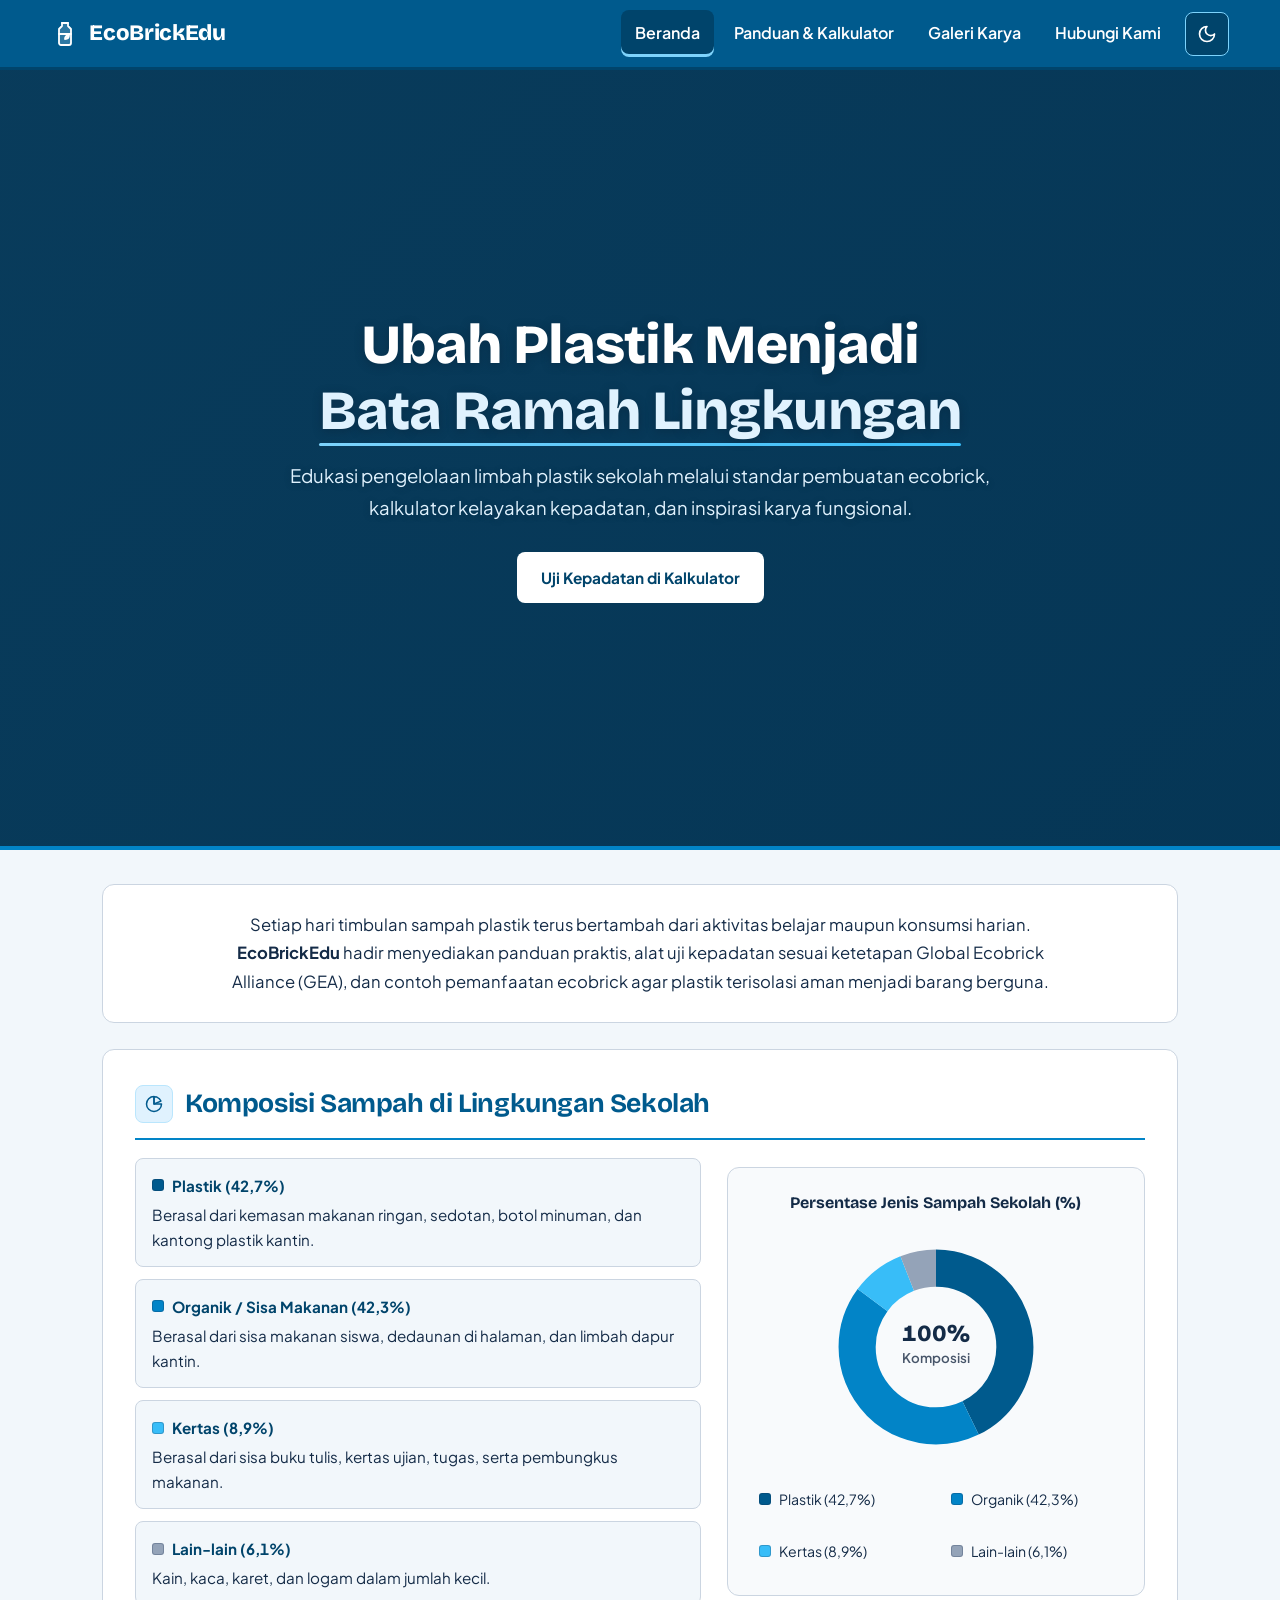
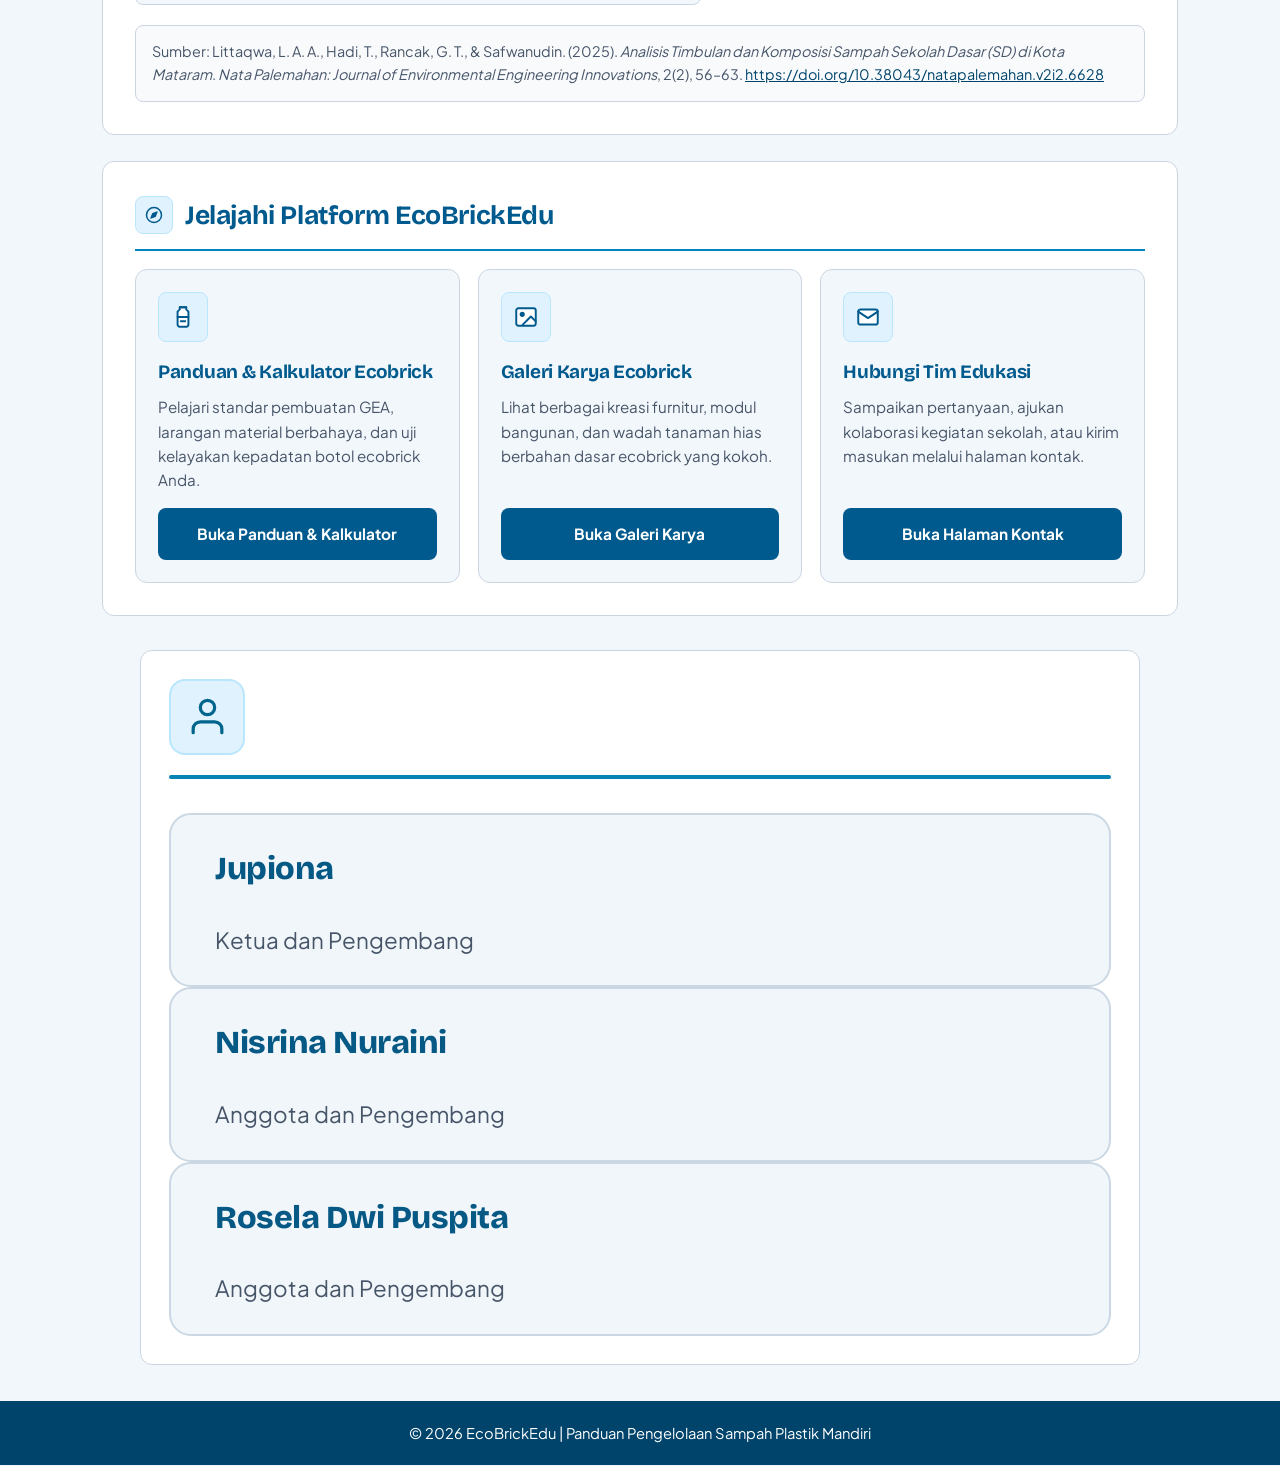
<file: index.html>
<!DOCTYPE html>
<html lang="id">
<head>
    <meta charset="UTF-8">
    <meta name="viewport" content="width=device-width, initial-scale=1.0, viewport-fit=cover">
    <title>EcoBrickEdu - Ubah Plastik Jadi Aksi</title>
    <script>
        (function(){try{var d=document.documentElement;var t=localStorage.getItem('ecobrickedu-theme');if(t!=='dark'&&t!=='light'){t=window.matchMedia&&window.matchMedia('(prefers-color-scheme: dark)').matches?'dark':'light';}d.setAttribute('data-theme',t);if(!window.matchMedia||!window.matchMedia('(prefers-reduced-motion: reduce)').matches){d.classList.add('gsap-prep');}}catch(_){}})();
    </script>
    <link rel="stylesheet" href="assets/css/styles.css">
    <style>
        .intro-text-box {
            background: var(--bg-surface);
            padding: clamp(18px, 3vw, 26px);
            border-radius: var(--radius-lg);
            border: 1px solid var(--border-subtle);
            margin-bottom: clamp(18px, 2.6vw, 26px);
            text-align: center;
        }

        .intro-text-box p {
            max-width: 820px;
            margin: 0 auto;
            font-size: clamp(0.96rem, 1.4vw, 1.04rem);
            color: var(--text-main);
            line-height: 1.7;
        }

        .data-grid {
            display: grid;
            grid-template-columns: 1fr;
            gap: clamp(18px, 3vw, 26px);
            align-items: center;
        }

        .stat-list {
            list-style: none;
            display: grid;
            grid-template-columns: 1fr;
            gap: 12px;
        }

        .stat-item {
            padding: 14px 16px;
            background: var(--bg-page);
            border: 1px solid var(--border-subtle);
            border-radius: var(--radius-md);
            font-size: 0.95rem;
            cursor: pointer;
            touch-action: manipulation;
            transition: border-color 0.2s ease, background-color 0.2s ease, transform 0.2s var(--ease-out);
        }

        .stat-item.is-active,
        .stat-item:hover {
            border-color: var(--text-accent);
            background-color: var(--accent-soft);
            transform: translateX(3px);
        }

        .stat-head {
            display: flex;
            align-items: center;
            gap: 8px;
            margin-bottom: 4px;
            font-weight: 700;
            color: var(--text-accent-strong);
            font-variant-numeric: tabular-nums;
        }

        .swatch {
            width: 12px;
            height: 12px;
            border-radius: 3px;
            flex-shrink: 0;
            border: 1px solid rgba(20, 43, 71, 0.25);
        }

        .chart-panel {
            width: 100%;
            min-width: 0;
            background: var(--bg-subtle);
            border: 1px solid var(--border-subtle);
            border-radius: var(--radius-lg);
            padding: clamp(16px, 3vw, 22px);
            display: flex;
            flex-direction: column;
            align-items: center;
            gap: 14px;
            transition: background-color 0.25s ease, border-color 0.25s ease;
        }

        .chart-caption {
            font-family: var(--font-display);
            font-weight: 700;
            font-size: 1rem;
            color: var(--text-main);
            text-align: center;
        }

        .donut-svg {
            width: clamp(172px, 48vw, 232px);
            height: clamp(172px, 48vw, 232px);
            max-width: 100%;
            display: block;
            overflow: visible;
        }

        .chart-center-val {
            fill: var(--text-main);
        }

        .chart-center-label {
            fill: var(--text-muted);
        }

        .donut-slice {
            cursor: pointer;
            touch-action: manipulation;
            transform-box: view-box;
            transform-origin: 100px 100px;
            transition: stroke-dashoffset 0.75s var(--ease-out), transform 0.22s var(--ease-out), opacity 0.2s ease;
        }

        .donut-slice:focus-visible {
            outline: 3px solid var(--text-accent-strong);
            stroke-width: 36;
        }

        .donut-slice.is-dimmed {
            opacity: 0.45;
        }

        .donut-slice.is-highlighted {
            transform: scale(1.045);
        }

        .chart-legend {
            list-style: none;
            display: grid;
            grid-template-columns: repeat(auto-fit, minmax(min(100%, 145px), 1fr));
            gap: 8px 12px;
            width: 100%;
            font-size: 0.88rem;
            font-variant-numeric: tabular-nums;
        }

        .chart-legend-btn {
            width: 100%;
            min-height: 44px;
            background: transparent;
            border: 1px solid transparent;
            border-radius: var(--radius-sm);
            padding: 6px 8px;
            display: flex;
            align-items: center;
            gap: 8px;
            text-align: left;
            font-family: var(--font-body);
            font-size: 0.88rem;
            color: var(--text-main);
            touch-action: manipulation;
            transition: background-color 0.2s ease, border-color 0.2s ease;
        }

        .chart-legend-btn:hover,
        .chart-legend-btn.is-active {
            background-color: var(--accent-soft);
            border-color: var(--accent-border);
        }

        .page-navigation-grid {
            display: grid;
            grid-template-columns: 1fr;
            gap: 18px;
            margin-top: 18px;
        }

        .nav-card {
            background: var(--bg-page);
            border: 1px solid var(--border-subtle);
            border-radius: var(--radius-lg);
            padding: 22px;
            display: flex;
            flex-direction: column;
            justify-content: space-between;
            gap: 16px;
            transition: border-color 0.22s ease, transform 0.22s var(--ease-out), box-shadow 0.22s ease;
        }

        .nav-card:hover {
            border-color: var(--text-accent);
            transform: translateY(-3px);
            box-shadow: 0 10px 24px rgba(0, 90, 141, 0.14);
        }

        .nav-card-icon {
            width: 50px;
            height: 50px;
            border-radius: var(--radius-md);
            background: var(--accent-soft);
            border: 1px solid var(--accent-border);
            color: var(--text-accent);
            display: flex;
            align-items: center;
            justify-content: center;
            margin-bottom: 14px;
            transition: background-color 0.22s ease, transform 0.22s var(--ease-out);
        }

        .nav-card:hover .nav-card-icon {
            background: var(--bg-surface);
            transform: scale(1.06) rotate(-3deg);
        }

        .nav-card h3 {
            margin-top: 0;
            color: var(--text-accent);
            margin-bottom: 8px;
            font-size: 1.18rem;
        }

        .nav-card p {
            font-size: 0.95rem;
            color: var(--text-muted);
            line-height: 1.6;
        }

        @media (max-width: 479px) {
            .stat-item {
                padding: 12px 14px;
                font-size: 0.92rem;
            }

            .nav-card {
                padding: 18px;
            }
        }

        @media (min-width: 600px) and (max-width: 899px) {
            .stat-list {
                grid-template-columns: repeat(2, minmax(0, 1fr));
            }
        }

        @media (min-width: 640px) {
            .page-navigation-grid {
                grid-template-columns: repeat(2, minmax(0, 1fr));
            }
        }

        @media (min-width: 640px) and (max-width: 899px) {
            .nav-card:last-child:nth-child(odd) {
                grid-column: 1 / -1;
            }
        }

        @media (min-width: 900px) {
            .data-grid {
                grid-template-columns: 1.15fr 0.85fr;
            }

            .stat-list {
                grid-template-columns: 1fr;
            }

            .page-navigation-grid {
                grid-template-columns: repeat(3, minmax(0, 1fr));
            }
        }
/* ==========================================
   ANGGOTA TIM HIJAU
========================================== */

.team-section {
    width: 100%;
    max-width: 1000px;
    margin: 0 auto;
    padding: 28px;
    background: var(--bg-surface);
    border: 1px solid var(--border-subtle);
    border-radius: var(--radius-lg);
}


/* Header */

.team-header {
    display: flex;
    align-items: center;
    gap: 18px;
}


/* Icon */

.team-icon {
    width: 76px;
    height: 76px;

    flex-shrink: 0;

    display: flex;
    align-items: center;
    justify-content: center;

    background: #e0f2fe;
    border: 2px solid #bae6fd;

    border-radius: 16px;

    color: #00658c;
}

.team-icon svg {
    width: 43px;
    height: 43px;
}


/* Judul */

.team-header h2 {
    margin: 0;

    color: #075985;

    font-size: clamp(1.8rem, 4vw, 2.6rem);

    font-weight: 800;
}


/* Garis */

.team-line {
    width: 100%;
    height: 4px;

    margin: 20px 0 34px;

    background: #0783b5;

    border-radius: 10px;
}


/* List anggota */

.team-list {
    display: flex;
    flex-direction: column;

    gap: 0;
}


/* Kartu */

.team-card {
    width: 100%;

    min-height: 170px;

    display: flex;
    align-items: center;

    padding: 28px 44px;

    background: #f1f6fa;

    border: 2px solid #cbd8e3;

    border-radius: 22px;

    transition:
        transform 0.2s ease,
        border-color 0.2s ease,
        box-shadow 0.2s ease;
}


/* Efek hover */

.team-card:hover {
    transform: translateY(-2px);

    border-color: #8ecae6;

    box-shadow:
        0 8px 20px rgba(0, 80, 120, 0.10);
}


/* Informasi anggota */

.team-info h3 {
    margin: 0 0 28px;

    color: #075985;

    font-size: clamp(1.5rem, 3.5vw, 2rem);

    font-weight: 800;
}

.team-info p {
    margin: 0;

    color: #475569;

    font-size: clamp(1.1rem, 2.8vw, 1.4rem);

    line-height: 1.5;
}


/* ==========================================
   MOBILE
========================================== */

@media (max-width: 600px) {

    .team-section {
        margin: 0 16px;

        padding: 22px 18px;

        border-radius: 20px;
    }


    .team-header {
        gap: 14px;
    }


    .team-icon {
        width: 64px;
        height: 64px;

        border-radius: 14px;
    }


    .team-icon svg {
        width: 36px;
        height: 36px;
    }


    .team-header h2 {
        font-size: 1.7rem;
    }


    .team-line {
        height: 3px;

        margin: 16px 0 26px;
    }


    .team-card {
        min-height: 0;

        padding: 28px 28px;

        border-radius: 20px;
    }


    .team-info h3 {
        font-size: 1.55rem;

        margin-bottom: 20px;
    }


    .team-info p {
        font-size: 1.1rem;
    }

}

    </style>
    <script src="assets/vendor/gsap.min.js" defer></script>
    <script src="assets/vendor/ScrollTrigger.min.js" defer></script>
    <script src="assets/js/nav.js" defer></script>
</head>
<body>
    <a href="#main-content" class="skip-link">Lewati ke konten utama</a>

    <header>
        <a href="beranda.html" class="logo">
            <svg class="icon icon-brand" viewBox="0 0 28 28" fill="none" stroke="currentColor" stroke-width="1.8" stroke-linecap="round" stroke-linejoin="round" aria-hidden="true">
                <path d="M11 3h6v3l3 3v14a2 2 0 0 1-2 2h-8a2 2 0 0 1-2-2V9l3-3V3z" fill="rgba(224,242,254,0.2)"></path>
                <path d="M11 3h6"></path>
                <path d="M8 14h12"></path>
                <path d="M14 19c2.5 0 4-1.8 4-4-2.2 0-4 1.5-4 4Z" fill="#e0f2fe"></path>
            </svg>
            <span>EcoBrickEdu</span>
        </a>

        <div class="header-controls">
            <nav id="nav-menu" aria-label="Navigasi utama">
                <ul>
                    <li><a href="beranda.html" aria-current="page">Beranda</a></li>
                    <li><a href="about.html">Panduan &amp; Kalkulator</a></li>
                    <li><a href="galeri.html">Galeri Karya</a></li>
                    <li><a href="contact.html">Hubungi Kami</a></li>
                </ul>
            </nav>

            <button type="button" class="theme-toggle" id="themeToggle" aria-label="Aktifkan mode gelap" aria-pressed="false" title="Ubah mode terang atau gelap">
                <svg class="icon icon-sun" viewBox="0 0 24 24" fill="none" stroke="currentColor" stroke-width="2" stroke-linecap="round" stroke-linejoin="round" aria-hidden="true">
                    <circle cx="12" cy="12" r="4"></circle>
                    <path d="M12 2v2"></path>
                    <path d="M12 20v2"></path>
                    <path d="m4.93 4.93 1.41 1.41"></path>
                    <path d="m17.66 17.66 1.41 1.41"></path>
                    <path d="M2 12h2"></path>
                    <path d="M20 12h2"></path>
                    <path d="m6.34 17.66-1.41 1.41"></path>
                    <path d="m19.07 4.93-1.41 1.41"></path>
                </svg>
                <svg class="icon icon-moon" viewBox="0 0 24 24" fill="none" stroke="currentColor" stroke-width="2" stroke-linecap="round" stroke-linejoin="round" aria-hidden="true">
                    <path d="M12 3a6 6 0 0 0 9 9 9 9 0 1 1-9-9Z"></path>
                </svg>
            </button>

            <button type="button" class="hamburger" id="hamburger" aria-expanded="false" aria-controls="nav-menu" aria-label="Buka menu navigasi">
                <span class="hamburger-bars" aria-hidden="true">
                    <span></span>
                    <span></span>
                    <span></span>
                </span>
            </button>
        </div>
    </header>

    <main id="main-content">
        <section class="hero hero-home" aria-labelledby="hero-title">
            <div class="hero-content">
                <h1 id="hero-title">
                    <span class="hero-line">Ubah Plastik Menjadi</span>
                    <span class="hero-line hero-accent">Bata Ramah Lingkungan</span>
                </h1>
                <p>Edukasi pengelolaan limbah plastik sekolah melalui standar pembuatan ecobrick, kalkulator kelayakan kepadatan, dan inspirasi karya fungsional.</p>
                <div class="hero-actions">
                    <a href="about.html#kalkulator" class="btn btn-hero" data-magnet>Uji Kepadatan di Kalkulator</a>
                </div>
            </div>
        </section>

        <div class="container">
            <section class="intro-text-box" data-animated-content data-distance="30" data-scale="0.98" aria-label="Pengantar EcoBrickEdu">
                <p>
                    Setiap hari timbulan sampah plastik terus bertambah dari aktivitas belajar maupun konsumsi harian.
                    <strong>EcoBrickEdu</strong> hadir menyediakan panduan praktis, alat uji kepadatan sesuai ketetapan Global Ecobrick Alliance (GEA), dan contoh pemanfaatan ecobrick agar plastik terisolasi aman menjadi barang berguna.
                </p>
            </section>

            <section id="isu" class="content-section" data-animated-content data-distance="30" aria-labelledby="heading-isu">
                <h2 id="heading-isu">
                    <span class="section-icon" aria-hidden="true">
                        <svg class="icon" viewBox="0 0 24 24" fill="none" stroke="currentColor" stroke-width="1.8" stroke-linecap="round" stroke-linejoin="round">
                            <path d="M21 12A9 9 0 1 1 12 3v9z" fill="var(--accent-soft)"></path>
                            <path d="M15.5 3.7A9 9 0 0 1 20.3 8.5L12 12V3.2c1.2 0 2.4.2 3.5.5z"></path>
                        </svg>
                    </span>
                    <span>Komposisi Sampah di Lingkungan Sekolah</span>
                </h2>

                <div class="data-grid">
                    <div>
                        <ul class="stat-list" data-animated-stagger>
                            <li class="stat-item" data-animated-item data-slice-index="0" tabindex="0" role="button" aria-pressed="false">
                                <div class="stat-head">
                                    <span class="swatch" style="background-color: var(--slice-0);" aria-hidden="true"></span>
                                    <span>Plastik (<span data-countup="42.7" data-decimals="1" data-comma="true" data-suffix="%">42,7%</span>)</span>
                                </div>
                                Berasal dari kemasan makanan ringan, sedotan, botol minuman, dan kantong plastik kantin.
                            </li>
                            <li class="stat-item" data-animated-item data-slice-index="1" tabindex="0" role="button" aria-pressed="false">
                                <div class="stat-head">
                                    <span class="swatch" style="background-color: var(--slice-1);" aria-hidden="true"></span>
                                    <span>Organik / Sisa Makanan (<span data-countup="42.3" data-decimals="1" data-comma="true" data-suffix="%">42,3%</span>)</span>
                                </div>
                                Berasal dari sisa makanan siswa, dedaunan di halaman, dan limbah dapur kantin.
                            </li>
                            <li class="stat-item" data-animated-item data-slice-index="2" tabindex="0" role="button" aria-pressed="false">
                                <div class="stat-head">
                                    <span class="swatch" style="background-color: var(--slice-2);" aria-hidden="true"></span>
                                    <span>Kertas (<span data-countup="8.9" data-decimals="1" data-comma="true" data-suffix="%">8,9%</span>)</span>
                                </div>
                                Berasal dari sisa buku tulis, kertas ujian, tugas, serta pembungkus makanan.
                            </li>
                            <li class="stat-item" data-animated-item data-slice-index="3" tabindex="0" role="button" aria-pressed="false">
                                <div class="stat-head">
                                    <span class="swatch" style="background-color: var(--slice-3);" aria-hidden="true"></span>
                                    <span>Lain-lain (<span data-countup="6.1" data-decimals="1" data-comma="true" data-suffix="%">6,1%</span>)</span>
                                </div>
                                Kain, kaca, karet, dan logam dalam jumlah kecil.
                            </li>
                        </ul>
                    </div>

                    <div class="chart-panel" data-animated-content data-direction="horizontal" data-distance="28" data-scale="0.96" data-delay="0.1">
                        <p class="chart-caption" id="chartHeading">Persentase Jenis Sampah Sekolah (%)</p>
                        <svg id="sampahChart" class="donut-svg" viewBox="0 0 200 200" role="img" aria-labelledby="chartHeading chartDesc">
                            <desc id="chartDesc">Grafik donat komposisi sampah sekolah: Plastik 42,7%, Organik 42,3%, Kertas 8,9%, Lain-lain 6,1%.</desc>
                        </svg>
                        <ul class="chart-legend" id="chartLegend" aria-label="Legenda grafik sampah"></ul>
                    </div>
                </div>

                <footer class="citation" data-animated-content data-distance="20" data-delay="0.08">
                  <p>
                    Sumber: Littaqwa, L. A. A., Hadi, T., Rancak, G. T., &amp; Safwanudin. (2025). 
                    <cite>Analisis Timbulan dan Komposisi Sampah Sekolah Dasar (SD) di Kota Mataram</cite>. 
                    <em>Nata Palemahan: Journal of Environmental Engineering Innovations</em>, 2(2), 56–63. 
                    <a href="https://doi.org/10.38043/natapalemahan.v2i2.6628" target="_blank" rel="noopener noreferrer">
                      https://doi.org/10.38043/natapalemahan.v2i2.6628
                    </a>
                  </p>
                </footer>
                    
            </section>

            <section class="content-section" data-animated-content data-distance="30" aria-labelledby="heading-jelajah">
                <h2 id="heading-jelajah">
                    <span class="section-icon" aria-hidden="true">
                        <svg class="icon" viewBox="0 0 24 24" fill="none" stroke="currentColor" stroke-width="1.8" stroke-linecap="round" stroke-linejoin="round">
                            <circle cx="12" cy="12" r="9" fill="var(--accent-soft)"></circle>
                            <polygon points="15.5 8.5 13.5 13.5 8.5 15.5 10.5 10.5 15.5 8.5" fill="currentColor"></polygon>
                        </svg>
                    </span>
                    <span>Jelajahi Platform EcoBrickEdu</span>
                </h2>

                <div class="page-navigation-grid" data-animated-stagger>
                    <article class="nav-card" data-animated-item data-spotlight>
                        <div>
                            <div class="nav-card-icon" aria-hidden="true">
                                <svg class="icon icon-lg" viewBox="0 0 24 24" fill="none" stroke="currentColor" stroke-width="1.8" stroke-linecap="round" stroke-linejoin="round">
                                    <path d="M9 3h6v2l2 2v12a2 2 0 0 1-2 2H9a2 2 0 0 1-2-2V7l2-2V3z" fill="var(--bg-surface)"></path>
                                    <path d="M9 3h6"></path>
                                    <path d="M7 12h10"></path>
                                    <path d="M10 16h4"></path>
                                </svg>
                            </div>
                            <h3>Panduan &amp; Kalkulator Ecobrick</h3>
                            <p>Pelajari standar pembuatan GEA, larangan material berbahaya, dan uji kelayakan kepadatan botol ecobrick Anda.</p>
                        </div>
                        <a href="about.html" class="btn btn-primary" data-magnet>Buka Panduan &amp; Kalkulator</a>
                    </article>

                    <article class="nav-card" data-animated-item data-spotlight>
                        <div>
                            <div class="nav-card-icon" aria-hidden="true">
                                <svg class="icon icon-lg" viewBox="0 0 24 24" fill="none" stroke="currentColor" stroke-width="1.8" stroke-linecap="round" stroke-linejoin="round">
                                    <rect x="3" y="4" width="18" height="16" rx="2" fill="var(--bg-surface)"></rect>
                                    <circle cx="8.5" cy="9.5" r="1.5" fill="currentColor"></circle>
                                    <path d="M21 16l-4.5-4.5L9 19"></path>
                                </svg>
                            </div>
                            <h3>Galeri Karya Ecobrick</h3>
                            <p>Lihat berbagai kreasi furnitur, modul bangunan, dan wadah tanaman hias berbahan dasar ecobrick yang kokoh.</p>
                        </div>
                        <a href="galeri.html" class="btn btn-primary" data-magnet>Buka Galeri Karya</a>
                    </article>

                    <article class="nav-card" data-animated-item data-spotlight>
                        <div>
                            <div class="nav-card-icon" aria-hidden="true">
                                <svg class="icon icon-lg" viewBox="0 0 24 24" fill="none" stroke="currentColor" stroke-width="1.8" stroke-linecap="round" stroke-linejoin="round">
                                    <rect x="3" y="5" width="18" height="14" rx="2" fill="var(--bg-surface)"></rect>
                                    <path d="M3 7l9 6 9-6"></path>
                                </svg>
                            </div>
                            <h3>Hubungi Tim Edukasi</h3>
                            <p>Sampaikan pertanyaan, ajukan kolaborasi kegiatan sekolah, atau kirim masukan melalui halaman kontak.</p>
                        </div>
                        <a href="contact.html" class="btn btn-primary" data-magnet>Buka Halaman Kontak</a>
                    </article>
                </div>
            </section>
        </div>
    </main>

<section class="team-section" aria-labelledby="team-title">

    <div class="team-header">

        <div class="team-icon" aria-hidden="true">
            <svg viewBox="0 0 24 24" fill="none"
                stroke="currentColor"
                stroke-width="1.8"
                stroke-linecap="round"
                stroke-linejoin="round">

                <path d="M20 21v-2a4 4 0 0 0-4-4H8a4 4 0 0 0-4 4v2"></path>
                <circle cx="12" cy="7" r="4"></circle>

            </svg>
        </div>

        <h2 style="color: white;">Anggota Tim Hijau</h2>

    </div>

    <div class="team-line"></div>


    <div class="team-list">

        <!-- Anggota 1 -->
        <div class="team-card">

            <div class="team-info">
                <h3>Jupiona</h3>
                <p>Ketua dan Pengembang</p>
            </div>

        </div>


        <!-- Anggota 2 -->
        <div class="team-card">

            <div class="team-info">
                <h3>Nisrina Nuraini</h3>
                <p>Anggota dan Pengembang</p>
            </div>

        </div>


        <!-- Anggota 3 -->
        <div class="team-card">

            <div class="team-info">
                <h3>Rosela Dwi Puspita</h3>
                <p>Anggota dan Pengembang</p>
            </div>

        </div>

    </div>

</section>

    <footer data-animated-content data-distance="16">
        <p>&copy; 2026 EcoBrickEdu | Panduan Pengelolaan Sampah Plastik Mandiri</p>
    </footer>

    <script>
        (function renderWasteChart() {
            const svg = document.getElementById('sampahChart');
            const legend = document.getElementById('chartLegend');
            if (!svg || !legend) {
                return;
            }

            const segments = [
                { label: 'Plastik', value: 42.7, color: 'var(--slice-0)' },
                { label: 'Organik', value: 42.3, color: 'var(--slice-1)' },
                { label: 'Kertas', value: 8.9, color: 'var(--slice-2)' },
                { label: 'Lain-lain', value: 6.1, color: 'var(--slice-3)' }
            ];

            const ns = 'http://www.w3.org/2000/svg';
            const radius = 68;
            const circumference = 2 * Math.PI * radius;
            const prefersReducedMotion = window.matchMedia && window.matchMedia('(prefers-reduced-motion: reduce)').matches;
            let accumulatedPct = 0;

            /** @type {SVGCircleElement[]} */
            const sliceEls = [];
            /** @type {Array<{ circle: SVGCircleElement, finalOffset: number }>} */
            const pendingSliceAnim = [];
            /** @type {HTMLButtonElement[]} */
            const legendBtns = [];
            const statItems = document.querySelectorAll('.stat-item[data-slice-index]');

            // Rotate via a parent group so CSS scale hover on slices does not collide with SVG transform origin.
            const ringGroup = document.createElementNS(ns, 'g');
            ringGroup.setAttribute('transform', 'rotate(-90 100 100)');
            svg.appendChild(ringGroup);

            const centerText = document.createElementNS(ns, 'text');
            centerText.setAttribute('x', '100');
            centerText.setAttribute('y', '95');
            centerText.setAttribute('text-anchor', 'middle');
            centerText.setAttribute('class', 'chart-center-val');
            centerText.setAttribute('font-family', 'Bricolage Grotesque, Segoe UI, sans-serif');
            centerText.setAttribute('font-size', '20');
            centerText.setAttribute('font-weight', '800');
            centerText.style.fontVariantNumeric = 'tabular-nums';
            centerText.textContent = '100%';

            const centerSub = document.createElementNS(ns, 'text');
            centerSub.setAttribute('x', '100');
            centerSub.setAttribute('y', '114');
            centerSub.setAttribute('text-anchor', 'middle');
            centerSub.setAttribute('class', 'chart-center-label');
            centerSub.setAttribute('font-size', '11.5');
            centerSub.setAttribute('font-weight', '600');
            centerSub.textContent = 'Komposisi';

            /** @param {number} value */
            function formatPct(value) {
                return `${String(value).replace('.', ',')}%`;
            }

            /** @type {number | null} */
            let lockedIndex = null;
            /** @type {number | null} */
            let lastHighlightedIndex = null;

            /** @param {number | null} activeIndex */
            function highlightSlice(activeIndex) {
                const changed = activeIndex !== lastHighlightedIndex;
                lastHighlightedIndex = activeIndex;

                if (activeIndex === null) {
                    sliceEls.forEach(s => {
                        s.classList.remove('is-highlighted', 'is-dimmed');
                        s.setAttribute('aria-pressed', 'false');
                    });
                    legendBtns.forEach(b => {
                        b.classList.remove('is-active');
                        b.setAttribute('aria-pressed', 'false');
                    });
                    statItems.forEach(item => {
                        item.classList.remove('is-active');
                        item.setAttribute('aria-pressed', 'false');
                    });
                    centerText.textContent = '100%';
                    centerSub.textContent = 'Komposisi';
                } else {
                    sliceEls.forEach((s, idx) => {
                        s.classList.toggle('is-highlighted', idx === activeIndex);
                        s.classList.toggle('is-dimmed', idx !== activeIndex);
                        s.setAttribute('aria-pressed', String(lockedIndex === idx));
                    });
                    legendBtns.forEach((b, idx) => {
                        b.classList.toggle('is-active', idx === activeIndex);
                        b.setAttribute('aria-pressed', String(lockedIndex === idx));
                    });
                    statItems.forEach(item => {
                        const itemIdx = Number(item.getAttribute('data-slice-index'));
                        item.classList.toggle('is-active', itemIdx === activeIndex);
                        item.setAttribute('aria-pressed', String(lockedIndex === itemIdx));
                    });

                    const activeSeg = segments[activeIndex];
                    centerText.textContent = formatPct(activeSeg.value);
                    centerSub.textContent = activeSeg.label;
                }

                const gsapGlobal = /** @type {any} */ (window).gsap;
                if (changed && !prefersReducedMotion && gsapGlobal) {
                    gsapGlobal.fromTo(
                        centerText,
                        { scale: 0.86, transformOrigin: '50% 50%' },
                        { scale: 1, duration: 0.28, ease: 'back.out(2.2)', overwrite: 'auto' }
                    );
                }
            }

            /** @param {number} index */
            function toggleSliceLock(index) {
                lockedIndex = lockedIndex === index ? null : index;
                highlightSlice(lockedIndex);
            }

            segments.forEach((seg, index) => {
                const segLength = (seg.value / 100) * circumference;
                const finalOffset = -(accumulatedPct / 100) * circumference;
                const pctText = formatPct(seg.value);

                const circle = document.createElementNS(ns, 'circle');
                circle.classList.add('donut-slice');
                circle.setAttribute('cx', '100');
                circle.setAttribute('cy', '100');
                circle.setAttribute('r', String(radius));
                circle.setAttribute('fill', 'none');
                circle.setAttribute('stroke', seg.color);
                circle.setAttribute('stroke-width', '32');
                circle.setAttribute('stroke-dasharray', `${segLength.toFixed(2)} ${circumference.toFixed(2)}`);
                circle.setAttribute('stroke-dashoffset', prefersReducedMotion ? finalOffset.toFixed(2) : circumference.toFixed(2));
                circle.setAttribute('tabindex', '0');
                circle.setAttribute('role', 'button');
                circle.setAttribute('aria-pressed', 'false');
                circle.setAttribute('aria-label', `${seg.label}: ${pctText}`);

                const title = document.createElementNS(ns, 'title');
                title.textContent = `${seg.label}: ${pctText}`;
                circle.appendChild(title);

                circle.addEventListener('mouseenter', () => highlightSlice(index));
                circle.addEventListener('mouseleave', () => highlightSlice(lockedIndex));
                circle.addEventListener('focus', () => highlightSlice(index));
                circle.addEventListener('blur', () => highlightSlice(lockedIndex));
                circle.addEventListener('click', () => toggleSliceLock(index));
                circle.addEventListener('keydown', (event) => {
                    if (event.key === 'Enter' || event.key === ' ') {
                        event.preventDefault();
                        toggleSliceLock(index);
                    }
                });

                ringGroup.appendChild(circle);
                sliceEls.push(circle);

                if (!prefersReducedMotion) {
                    pendingSliceAnim.push({ circle, finalOffset });
                }

                accumulatedPct += seg.value;

                const li = document.createElement('li');
                const btn = document.createElement('button');
                btn.type = 'button';
                btn.className = 'chart-legend-btn';
                btn.setAttribute('aria-pressed', 'false');

                const swatch = document.createElement('span');
                swatch.className = 'swatch';
                swatch.style.backgroundColor = seg.color;
                swatch.setAttribute('aria-hidden', 'true');

                const text = document.createElement('span');
                text.textContent = `${seg.label} (${pctText})`;

                btn.appendChild(swatch);
                btn.appendChild(text);
                btn.addEventListener('mouseenter', () => highlightSlice(index));
                btn.addEventListener('mouseleave', () => highlightSlice(lockedIndex));
                btn.addEventListener('focus', () => highlightSlice(index));
                btn.addEventListener('blur', () => highlightSlice(lockedIndex));
                btn.addEventListener('click', () => toggleSliceLock(index));

                li.appendChild(btn);
                legend.appendChild(li);
                legendBtns.push(btn);
            });

            statItems.forEach(item => {
                const idx = Number(item.getAttribute('data-slice-index'));
                item.addEventListener('mouseenter', () => highlightSlice(idx));
                item.addEventListener('mouseleave', () => highlightSlice(lockedIndex));
                item.addEventListener('focus', () => highlightSlice(idx));
                item.addEventListener('blur', () => highlightSlice(lockedIndex));
                item.addEventListener('click', () => toggleSliceLock(idx));
                item.addEventListener('keydown', (event) => {
                    if (event.key === 'Enter' || event.key === ' ') {
                        event.preventDefault();
                        toggleSliceLock(idx);
                    }
                });
            });

            document.addEventListener('click', (event) => {
                if (lockedIndex === null) {
                    return;
                }
                const target = event.target;
                if (!(target instanceof Element)) {
                    return;
                }
                if (!target.closest('.chart-panel') && !target.closest('.stat-list')) {
                    lockedIndex = null;
                    highlightSlice(null);
                }
            });

            svg.appendChild(centerText);
            svg.appendChild(centerSub);

            if (pendingSliceAnim.length > 0) {
                let chartAnimated = false;
                const animateChart = () => {
                    if (chartAnimated) {
                        return;
                    }
                    chartAnimated = true;
                    requestAnimationFrame(() => {
                        requestAnimationFrame(() => {
                            pendingSliceAnim.forEach(({ circle, finalOffset }) => {
                                circle.setAttribute('stroke-dashoffset', finalOffset.toFixed(2));
                            });
                        });
                    });
                };

                if ('IntersectionObserver' in window) {
                    const chartObserver = new IntersectionObserver((entries) => {
                        if (entries.some(entry => entry.isIntersecting)) {
                            animateChart();
                            chartObserver.disconnect();
                        }
                    }, { threshold: 0.25 });
                    chartObserver.observe(svg);
                } else {
                    animateChart();
                }
            }
        })();
    </script>
</body>
</html>
</file>
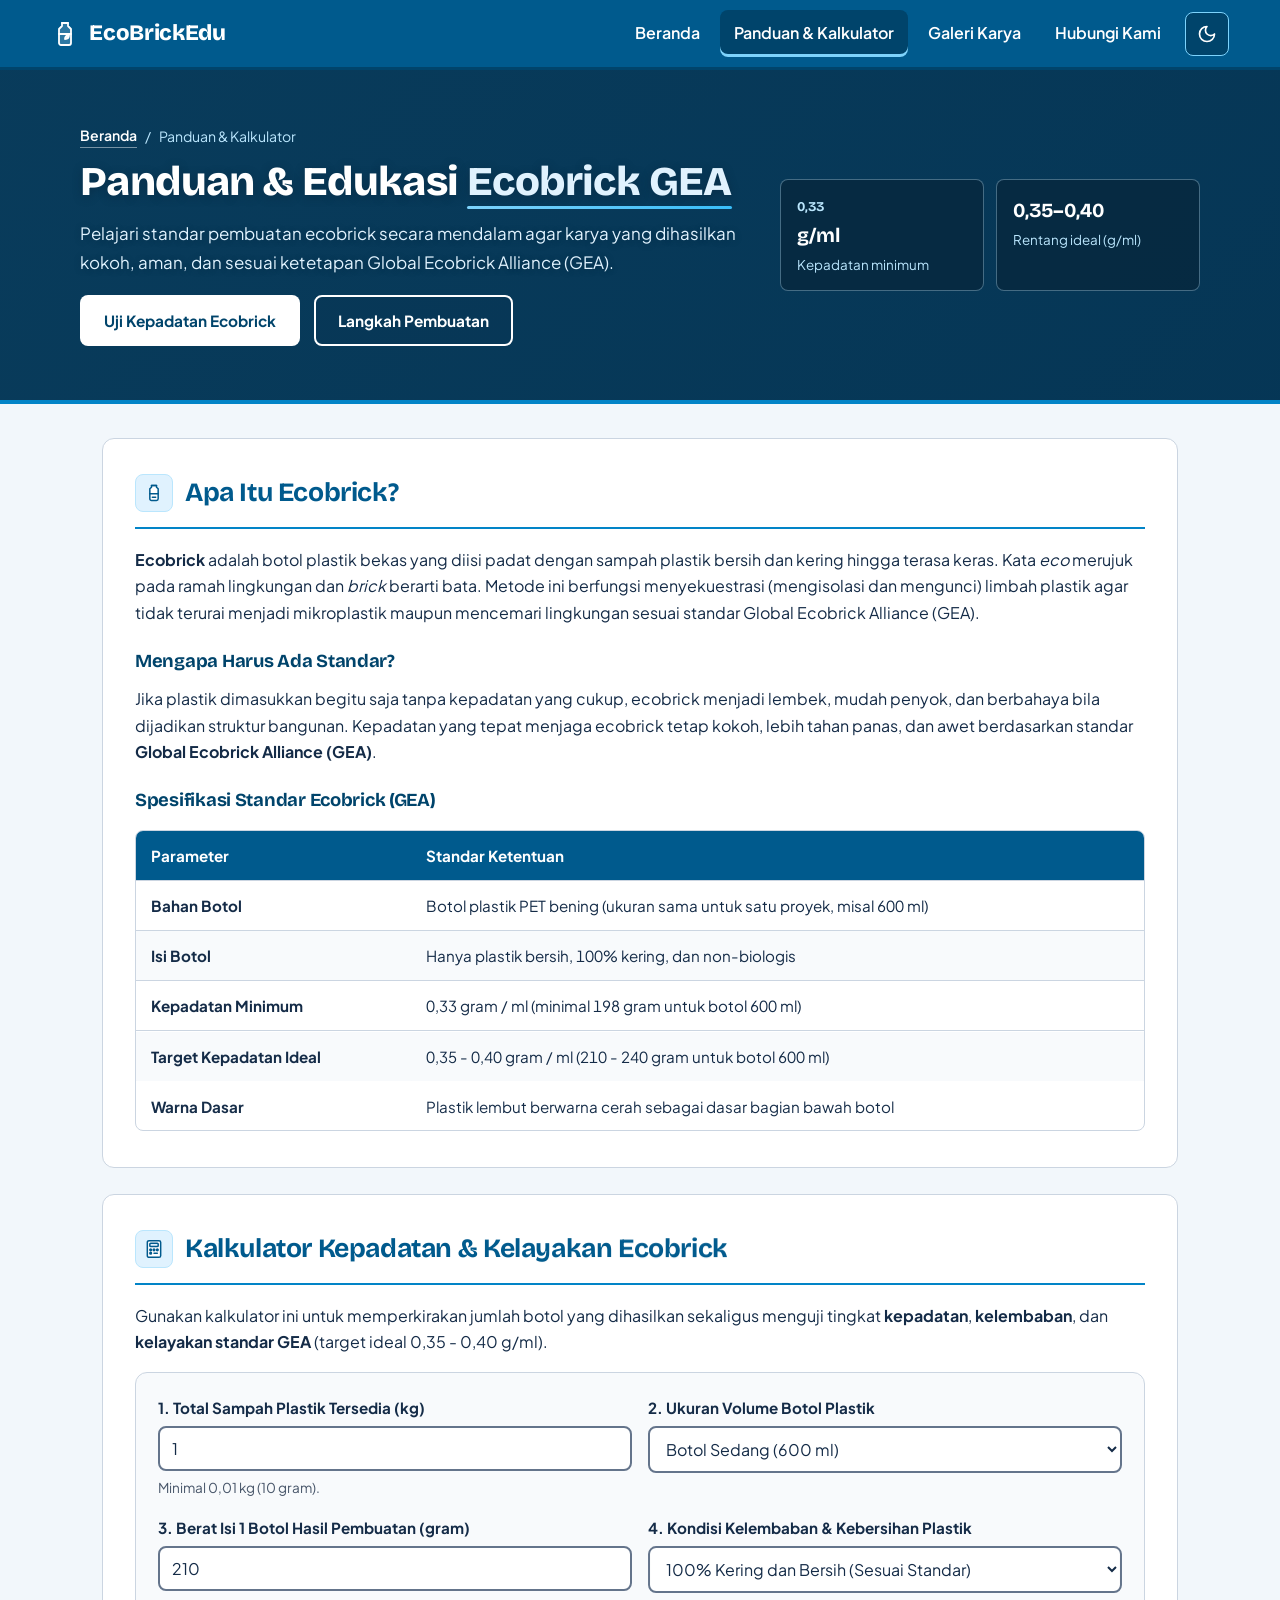
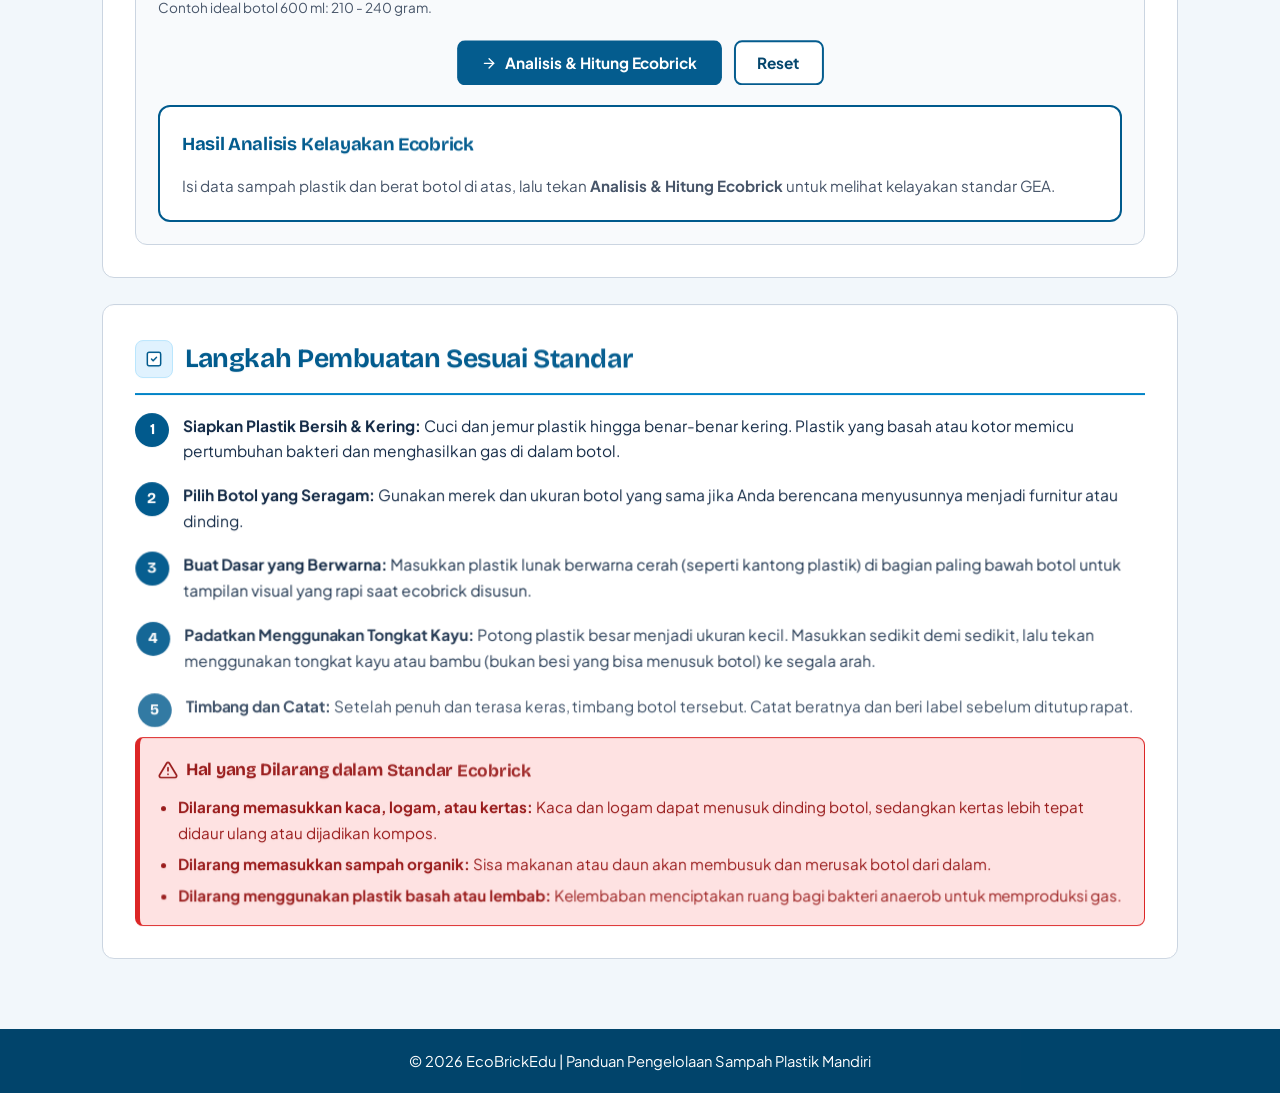
<file: about.html>
<!DOCTYPE html>
<html lang="id">
<head>
    <meta charset="UTF-8">
    <meta name="viewport" content="width=device-width, initial-scale=1.0, viewport-fit=cover">
    <title>Tentang Ecobrick - EcoBrickEdu</title>
    <script>
        (function(){try{var d=document.documentElement;var t=localStorage.getItem('ecobrickedu-theme');if(t!=='dark'&&t!=='light'){t=window.matchMedia&&window.matchMedia('(prefers-color-scheme: dark)').matches?'dark':'light';}d.setAttribute('data-theme',t);if(!window.matchMedia||!window.matchMedia('(prefers-reduced-motion: reduce)').matches){d.classList.add('gsap-prep');}}catch(_){}})();
    </script>
    <link rel="stylesheet" href="assets/css/styles.css">
    <style>
        .table-responsive {
            overflow-x: auto;
            border-radius: var(--radius-md);
            border: 1px solid var(--border-subtle);
            margin: 14px 0 4px;
        }

        table {
            width: 100%;
            border-collapse: collapse;
        }

        th, td {
            padding: 12px 15px;
            text-align: left;
            border-bottom: 1px solid var(--border-subtle);
            font-size: 0.95rem;
            font-variant-numeric: tabular-nums;
        }

        th {
            background-color: var(--primary);
            color: #ffffff;
            font-weight: 700;
        }

        tbody tr:last-child th,
        tbody tr:last-child td {
            border-bottom: none;
        }

        tbody tr:nth-child(even) {
            background-color: var(--bg-subtle);
        }

        tbody tr:hover {
            background-color: var(--accent-soft);
        }

        .calc-box {
            background: var(--bg-subtle);
            border: 1px solid var(--border-subtle);
            border-radius: var(--radius-lg);
            padding: clamp(14px, 3vw, 22px);
            margin-top: 16px;
        }

        .calc-form {
            display: grid;
            grid-template-columns: 1fr;
            gap: 16px;
        }

        .calc-actions {
            grid-column: 1 / -1;
            display: flex;
            flex-wrap: wrap;
            justify-content: center;
            gap: 12px;
            margin-top: 4px;
        }

        .calc-result {
            margin-top: 20px;
            padding: clamp(14px, 3vw, 22px);
            background-color: var(--bg-surface);
            border: 2px solid var(--text-accent);
            border-radius: var(--radius-lg);
        }

        .calc-empty {
            color: var(--text-muted);
            font-size: 0.95rem;
        }

        .calc-result h3 {
            color: var(--text-accent);
            margin-top: 0;
            margin-bottom: 14px;
            font-size: 1.15rem;
        }

        .calc-result-grid {
            display: grid;
            grid-template-columns: 1fr;
            gap: 12px;
            margin: 14px 0;
        }

        .result-card {
            background: var(--bg-page);
            padding: 14px 16px;
            border-radius: var(--radius-md);
            border: 1px solid var(--border-subtle);
            min-width: 0;
            transition: border-color 0.2s ease, transform 0.2s var(--ease-out);
        }

        .result-card:hover {
            border-color: var(--text-accent);
            transform: translateY(-2px);
        }

        .result-card h4 {
            font-family: var(--font-body);
            color: var(--text-muted);
            font-size: 0.85rem;
            font-weight: 700;
            margin-bottom: 6px;
            letter-spacing: 0;
        }

        .result-card .val {
            font-family: var(--font-display);
            font-size: 1.25rem;
            font-weight: 700;
            color: var(--text-accent);
            word-break: break-word;
            margin-bottom: 4px;
            font-variant-numeric: tabular-nums;
        }

        .result-sub {
            color: var(--text-muted);
            font-size: 0.85rem;
            display: block;
        }

        .recommendation-box {
            background: var(--bg-page);
            padding: 14px 16px;
            border-radius: var(--radius-md);
            border: 1px solid var(--border-subtle);
        }

        .recommendation-box strong {
            font-size: 0.95rem;
            color: var(--text-main);
        }

        .recommendation-box p {
            margin-top: 4px;
            font-size: 0.95rem;
            color: var(--text-main);
        }

        .step-list {
            list-style: none;
            counter-reset: step-counter;
            margin-top: 14px;
        }

        .step-item {
            position: relative;
            padding-left: 48px;
            margin-bottom: 18px;
            font-size: 0.97rem;
            transition: transform 0.2s var(--ease-out);
        }

        .step-item::before {
            content: counter(step-counter);
            counter-increment: step-counter;
            position: absolute;
            left: 0;
            top: 0;
            width: 34px;
            height: 34px;
            background-color: var(--primary);
            color: #ffffff;
            border-radius: 50%;
            display: flex;
            align-items: center;
            justify-content: center;
            font-family: var(--font-display);
            font-weight: 700;
            font-size: 0.95rem;
            transition: transform 0.22s var(--ease-out), background-color 0.2s ease;
        }

        .step-item:hover {
            transform: translateX(3px);
        }

        .step-item:hover::before {
            transform: scale(1.08);
            background-color: var(--accent);
        }

        .alert-box {
            background-color: var(--danger-bg);
            border: 1px solid var(--danger-border);
            border-left: 5px solid var(--danger-border);
            padding: 18px;
            border-radius: var(--radius-md);
            margin-top: 22px;
        }

        .alert-box h3 {
            color: var(--danger-text);
            margin-top: 0;
            margin-bottom: 10px;
            font-size: 1.08rem;
            display: flex;
            align-items: center;
            gap: 8px;
        }

        .alert-box ul {
            margin-left: 20px;
            color: var(--danger-text);
            font-size: 0.95rem;
        }

        .alert-box li + li {
            margin-top: 6px;
        }

        .result-refresh {
            animation: fadeSlideUp 0.28s var(--ease-out) both;
        }

        .result-refresh .result-card {
            animation: fadeSlideUp 0.36s var(--ease-out) both;
        }

        .result-refresh .result-card:nth-child(2) {
            animation-delay: 55ms;
        }

        .result-refresh .result-card:nth-child(3) {
            animation-delay: 110ms;
        }

        .result-refresh .result-card:nth-child(4) {
            animation-delay: 165ms;
        }

        @media (max-width: 479px) {
            .calc-actions .btn {
                width: 100%;
            }

            .result-card {
                padding: 12px 14px;
            }

            .step-item {
                padding-left: 42px;
            }

            .step-item::before {
                width: 30px;
                height: 30px;
                font-size: 0.88rem;
            }
        }

        @media (max-width: 599px) {
            .table-responsive {
                border: none;
                overflow: visible;
            }

            table, tbody, tr, td {
                display: block;
                width: 100%;
            }

            thead {
                position: absolute;
                width: 1px;
                height: 1px;
                overflow: hidden;
                clip: rect(0, 0, 0, 0);
                white-space: nowrap;
            }

            tbody {
                display: flex;
                flex-direction: column;
                gap: 10px;
            }

            tbody tr {
                border: 1px solid var(--border-subtle);
                border-radius: var(--radius-md);
                background: var(--bg-surface);
                overflow: hidden;
            }

            tbody tr:nth-child(even) {
                background: var(--bg-surface);
            }

            tbody td {
                padding: 10px 14px;
            }

            tbody td:first-child {
                background-color: var(--bg-subtle);
                color: var(--text-accent-strong);
                font-size: 0.92rem;
            }

            tbody td:last-child {
                border-bottom: none;
            }
        }

        @media (min-width: 560px) {
            .calc-form {
                grid-template-columns: repeat(2, minmax(0, 1fr));
            }

            .calc-result-grid {
                grid-template-columns: repeat(2, minmax(0, 1fr));
            }
        }

        @media (min-width: 960px) {
            .calc-result-grid {
                grid-template-columns: repeat(4, minmax(0, 1fr));
            }
        }
    </style>
    <script src="assets/vendor/gsap.min.js" defer></script>
    <script src="assets/vendor/ScrollTrigger.min.js" defer></script>
    <script src="assets/js/nav.js" defer></script>
</head>
<body>
    <a href="#main-content" class="skip-link">Lewati ke konten utama</a>

    <header>
        <a href="beranda.html" class="logo">
            <svg class="icon icon-brand" viewBox="0 0 28 28" fill="none" stroke="currentColor" stroke-width="1.8" stroke-linecap="round" stroke-linejoin="round" aria-hidden="true">
                <path d="M11 3h6v3l3 3v14a2 2 0 0 1-2 2h-8a2 2 0 0 1-2-2V9l3-3V3z" fill="rgba(224,242,254,0.2)"></path>
                <path d="M11 3h6"></path>
                <path d="M8 14h12"></path>
                <path d="M14 19c2.5 0 4-1.8 4-4-2.2 0-4 1.5-4 4Z" fill="#e0f2fe"></path>
            </svg>
            <span>EcoBrickEdu</span>
        </a>

        <div class="header-controls">
            <nav id="nav-menu" aria-label="Navigasi utama">
                <ul>
                    <li><a href="index.html">Beranda</a></li>
                    <li><a href="about.html" aria-current="page">Panduan &amp; Kalkulator</a></li>
                    <li><a href="galeri.html">Galeri Karya</a></li>
                    <li><a href="contact.html">Hubungi Kami</a></li>
                </ul>
            </nav>

            <button type="button" class="theme-toggle" id="themeToggle" aria-label="Aktifkan mode gelap" aria-pressed="false" title="Ubah mode terang atau gelap">
                <svg class="icon icon-sun" viewBox="0 0 24 24" fill="none" stroke="currentColor" stroke-width="2" stroke-linecap="round" stroke-linejoin="round" aria-hidden="true">
                    <circle cx="12" cy="12" r="4"></circle>
                    <path d="M12 2v2"></path>
                    <path d="M12 20v2"></path>
                    <path d="m4.93 4.93 1.41 1.41"></path>
                    <path d="m17.66 17.66 1.41 1.41"></path>
                    <path d="M2 12h2"></path>
                    <path d="M20 12h2"></path>
                    <path d="m6.34 17.66-1.41 1.41"></path>
                    <path d="m19.07 4.93-1.41 1.41"></path>
                </svg>
                <svg class="icon icon-moon" viewBox="0 0 24 24" fill="none" stroke="currentColor" stroke-width="2" stroke-linecap="round" stroke-linejoin="round" aria-hidden="true">
                    <path d="M12 3a6 6 0 0 0 9 9 9 9 0 1 1-9-9Z"></path>
                </svg>
            </button>

            <button type="button" class="hamburger" id="hamburger" aria-expanded="false" aria-controls="nav-menu" aria-label="Buka menu navigasi">
                <span class="hamburger-bars" aria-hidden="true">
                    <span></span>
                    <span></span>
                    <span></span>
                </span>
            </button>
        </div>
    </header>

    <main id="main-content">
        <section class="hero hero-sub" aria-labelledby="hero-title">
            <div class="hero-inner hero-inner-split">
                <div>
                    <nav class="hero-breadcrumb" aria-label="Breadcrumb">
                        <a href="beranda.html">Beranda</a>
                        <span aria-hidden="true">/</span>
                        <span aria-current="page">Panduan &amp; Kalkulator</span>
                    </nav>
                    <h1 id="hero-title">
                        <span class="hero-line">Panduan &amp; Edukasi</span>
                        <span class="hero-line hero-accent">Ecobrick GEA</span>
                    </h1>
                    <p>Pelajari standar pembuatan ecobrick secara mendalam agar karya yang dihasilkan kokoh, aman, dan sesuai ketetapan Global Ecobrick Alliance (GEA).</p>
                    <div class="hero-actions">
                        <a href="#kalkulator" class="btn btn-hero" data-magnet>Uji Kepadatan Ecobrick</a>
                        <a href="#panduan" class="btn btn-hero-outline">Langkah Pembuatan</a>
                    </div>
                </div>

                <div class="hero-metrics" aria-label="Ringkasan standar GEA">
                    <div class="hero-metric-card" data-spotlight>
                        <strong><span data-countup="0.33" data-decimals="2" data-comma="true">0,33</span> g/ml</strong>
                        <span>Kepadatan minimum</span>
                    </div>
                    <div class="hero-metric-card" data-spotlight>
                        <strong>0,35–0,40</strong>
                        <span>Rentang ideal (g/ml)</span>
                    </div>
                </div>
            </div>
        </section>

        <div class="container">
            <section id="ecobrick" class="content-section" data-animated-content data-distance="30" aria-labelledby="heading-ecobrick">
                <h2 id="heading-ecobrick">
                    <span class="section-icon" aria-hidden="true">
                        <svg class="icon" viewBox="0 0 24 24" fill="none" stroke="currentColor" stroke-width="1.8" stroke-linecap="round" stroke-linejoin="round">
                            <path d="M9 3h6v2l2 2v12a2 2 0 0 1-2 2H9a2 2 0 0 1-2-2V7l2-2V3z" fill="var(--bg-surface)"></path>
                            <path d="M9 3h6"></path>
                            <path d="M7 13h10"></path>
                            <path d="M10 17h4"></path>
                        </svg>
                    </span>
                    <span>Apa Itu Ecobrick?</span>
                </h2>
                <p class="lead-copy" data-animated-content data-distance="18">
                    <strong>Ecobrick</strong> adalah botol plastik bekas yang diisi padat dengan sampah plastik bersih dan kering hingga terasa keras.
                    Kata <em>eco</em> merujuk pada ramah lingkungan dan <em>brick</em> berarti bata. Metode ini berfungsi menyekuestrasi (mengisolasi dan mengunci) limbah plastik agar tidak terurai menjadi mikroplastik maupun mencemari lingkungan sesuai standar Global Ecobrick Alliance (GEA).
                </p>

                <h3>Mengapa Harus Ada Standar?</h3>
                <p data-animated-content data-distance="18">
                    Jika plastik dimasukkan begitu saja tanpa kepadatan yang cukup, ecobrick menjadi lembek, mudah penyok, dan berbahaya bila dijadikan struktur bangunan.
                    Kepadatan yang tepat menjaga ecobrick tetap kokoh, lebih tahan panas, dan awet berdasarkan standar <strong>Global Ecobrick Alliance (GEA)</strong>.
                </p>

                <h3>Spesifikasi Standar Ecobrick (GEA)</h3>
                <div class="table-responsive" data-animated-content data-distance="24" data-scale="0.98">
                    <table>
                        <thead>
                            <tr>
                                <th scope="col">Parameter</th>
                                <th scope="col">Standar Ketentuan</th>
                            </tr>
                        </thead>
                        <tbody data-animated-stagger data-stagger="0.06">
                            <tr data-animated-item>
                                <td><strong>Bahan Botol</strong></td>
                                <td>Botol plastik PET bening (ukuran sama untuk satu proyek, misal 600 ml)</td>
                            </tr>
                            <tr data-animated-item>
                                <td><strong>Isi Botol</strong></td>
                                <td>Hanya plastik bersih, 100% kering, dan non-biologis</td>
                            </tr>
                            <tr data-animated-item>
                                <td><strong>Kepadatan Minimum</strong></td>
                                <td>0,33 gram / ml (minimal 198 gram untuk botol 600 ml)</td>
                            </tr>
                            <tr data-animated-item>
                                <td><strong>Target Kepadatan Ideal</strong></td>
                                <td>0,35 - 0,40 gram / ml (210 - 240 gram untuk botol 600 ml)</td>
                            </tr>
                            <tr data-animated-item>
                                <td><strong>Warna Dasar</strong></td>
                                <td>Plastik lembut berwarna cerah sebagai dasar bagian bawah botol</td>
                            </tr>
                        </tbody>
                    </table>
                </div>
            </section>

            <section id="kalkulator" class="content-section" data-animated-content data-distance="30" aria-labelledby="heading-kalkulator">
                <h2 id="heading-kalkulator">
                    <span class="section-icon" aria-hidden="true">
                        <svg class="icon" viewBox="0 0 24 24" fill="none" stroke="currentColor" stroke-width="1.8" stroke-linecap="round" stroke-linejoin="round">
                            <rect x="4" y="2" width="16" height="20" rx="2" fill="var(--bg-surface)"></rect>
                            <rect x="7" y="5" width="10" height="4" rx="1" fill="var(--accent-soft)"></rect>
                            <circle cx="8" cy="13" r="1" fill="currentColor"></circle>
                            <circle cx="12" cy="13" r="1" fill="currentColor"></circle>
                            <circle cx="16" cy="13" r="1" fill="currentColor"></circle>
                            <circle cx="8" cy="17" r="1" fill="currentColor"></circle>
                            <path d="M12 17h4"></path>
                        </svg>
                    </span>
                    <span>Kalkulator Kepadatan &amp; Kelayakan Ecobrick</span>
                </h2>
                <p data-animated-content data-distance="16">Gunakan kalkulator ini untuk memperkirakan jumlah botol yang dihasilkan sekaligus menguji tingkat <strong>kepadatan</strong>, <strong>kelembaban</strong>, dan <strong>kelayakan standar GEA</strong> (target ideal 0,35 - 0,40 g/ml).</p>

                <div class="calc-box" data-animated-content data-distance="24" data-scale="0.97">
                    <form id="ecobrickForm" class="calc-form" data-animated-stagger data-stagger="0.06" novalidate>
                        <div class="form-group" data-animated-item>
                            <label for="beratPlastik">1. Total Sampah Plastik Tersedia (kg)</label>
                            <input type="number" id="beratPlastik" min="0.01" step="0.01" value="1" required>
                            <span class="field-hint">Minimal 0,01 kg (10 gram).</span>
                        </div>

                        <div class="form-group" data-animated-item>
                            <label for="ukuranBotol">2. Ukuran Volume Botol Plastik</label>
                            <select id="ukuranBotol">
                                <option value="600" selected>Botol Sedang (600 ml)</option>
                                <option value="300">Botol Kecil (300 ml)</option>
                                <option value="1500">Botol Besar (1500 ml / 1,5 L)</option>
                            </select>
                        </div>

                        <div class="form-group" data-animated-item>
                            <label for="beratIsiBotol">3. Berat Isi 1 Botol Hasil Pembuatan (gram)</label>
                            <input type="number" id="beratIsiBotol" min="1" step="1" value="210" required>
                            <span class="field-hint">Contoh ideal botol 600 ml: 210 - 240 gram.</span>
                        </div>

                        <div class="form-group" data-animated-item>
                            <label for="kondisiKelembaban">4. Kondisi Kelembaban &amp; Kebersihan Plastik</label>
                            <select id="kondisiKelembaban">
                                <option value="kering" selected>100% Kering dan Bersih (Sesuai Standar)</option>
                                <option value="lembab">Sedikit Lembab / Belum Kering Sempurna</option>
                                <option value="basah">Basah / Ada Sisa Organik (Berbahaya)</option>
                            </select>
                        </div>

                        <div class="calc-actions" data-animated-item>
                            <button type="submit" class="btn btn-primary" data-magnet>
                                <svg class="icon icon-sm" viewBox="0 0 24 24" fill="none" stroke="currentColor" stroke-width="2" stroke-linecap="round" stroke-linejoin="round" aria-hidden="true">
                                    <path d="M5 12h14"></path>
                                    <path d="M12 5l7 7-7 7"></path>
                                </svg>
                                <span>Analisis &amp; Hitung Ecobrick</span>
                            </button>
                            <button type="reset" class="btn btn-secondary">Reset</button>
                        </div>
                    </form>

                    <div id="calcError" class="form-error" role="alert" hidden></div>

                    <div id="hasilAnalisis" class="calc-result" aria-live="polite">
                        <h3>Hasil Analisis Kelayakan Ecobrick</h3>

                        <p id="hasilEmpty" class="calc-empty">
                            Isi data sampah plastik dan berat botol di atas, lalu tekan <strong>Analisis &amp; Hitung Ecobrick</strong> untuk melihat kelayakan standar GEA.
                        </p>

                        <div id="hasilContent" hidden>
                            <div class="calc-result-grid">
                                <div class="result-card">
                                    <h4>Estimasi Botol Dihasilkan</h4>
                                    <div class="val" id="resBotolEstimasi">0 Botol</div>
                                    <span class="result-sub" id="resBotolTxt">-</span>
                                </div>

                                <div class="result-card">
                                    <h4>Tingkat Kepadatan</h4>
                                    <div class="val" id="resKepadatan">0,00 g/ml</div>
                                    <span class="result-sub">Minimal GEA: 0,33 g/ml (Ideal: 0,35 - 0,40)</span>
                                </div>

                                <div class="result-card">
                                    <h4>Status Kelembaban</h4>
                                    <div class="val"><span id="resKelembabanBadge" class="badge">-</span></div>
                                    <span class="result-sub" id="resKelembabanTxt">-</span>
                                </div>

                                <div class="result-card">
                                    <h4>Status Kelayakan GEA</h4>
                                    <div class="val"><span id="resStatusBadge" class="badge">-</span></div>
                                    <span class="result-sub" id="resStatusTxt">-</span>
                                </div>
                            </div>

                            <div class="recommendation-box">
                                <strong>Rekomendasi &amp; Catatan:</strong>
                                <p id="resRekomendasi"></p>
                            </div>
                        </div>
                    </div>
                </div>
            </section>

            <section id="panduan" class="content-section" data-animated-content data-distance="30" aria-labelledby="heading-panduan">
                <h2 id="heading-panduan">
                    <span class="section-icon" aria-hidden="true">
                        <svg class="icon" viewBox="0 0 24 24" fill="none" stroke="currentColor" stroke-width="1.8" stroke-linecap="round" stroke-linejoin="round">
                            <rect x="4" y="4" width="16" height="16" rx="2" fill="var(--bg-surface)"></rect>
                            <path d="M9 12l2 2 4-4"></path>
                        </svg>
                    </span>
                    <span>Langkah Pembuatan Sesuai Standar</span>
                </h2>
                <ol class="step-list" data-animated-stagger>
                    <li class="step-item" data-animated-item>
                        <strong>Siapkan Plastik Bersih &amp; Kering:</strong> Cuci dan jemur plastik hingga benar-benar kering. Plastik yang basah atau kotor memicu pertumbuhan bakteri dan menghasilkan gas di dalam botol.
                    </li>
                    <li class="step-item" data-animated-item>
                        <strong>Pilih Botol yang Seragam:</strong> Gunakan merek dan ukuran botol yang sama jika Anda berencana menyusunnya menjadi furnitur atau dinding.
                    </li>
                    <li class="step-item" data-animated-item>
                        <strong>Buat Dasar yang Berwarna:</strong> Masukkan plastik lunak berwarna cerah (seperti kantong plastik) di bagian paling bawah botol untuk tampilan visual yang rapi saat ecobrick disusun.
                    </li>
                    <li class="step-item" data-animated-item>
                        <strong>Padatkan Menggunakan Tongkat Kayu:</strong> Potong plastik besar menjadi ukuran kecil. Masukkan sedikit demi sedikit, lalu tekan menggunakan tongkat kayu atau bambu (bukan besi yang bisa menusuk botol) ke segala arah.
                    </li>
                    <li class="step-item" data-animated-item>
                        <strong>Timbang dan Catat:</strong> Setelah penuh dan terasa keras, timbang botol tersebut. Catat beratnya dan beri label sebelum ditutup rapat.
                    </li>
                </ol>

                <div class="alert-box" data-animated-content data-distance="24" data-scale="0.98">
                    <h3>
                        <svg class="icon" viewBox="0 0 24 24" fill="none" stroke="currentColor" stroke-width="2" stroke-linecap="round" stroke-linejoin="round" aria-hidden="true">
                            <path d="M10.29 3.86 1.82 18a2 2 0 0 0 1.71 3h16.94a2 2 0 0 0 1.71-3L13.71 3.86a2 2 0 0 0-3.42 0Z"></path>
                            <line x1="12" y1="9" x2="12" y2="13"></line>
                            <line x1="12" y1="17" x2="12.01" y2="17"></line>
                        </svg>
                        <span>Hal yang Dilarang dalam Standar Ecobrick</span>
                    </h3>
                    <ul data-animated-stagger data-stagger="0.07">
                        <li data-animated-item><strong>Dilarang memasukkan kaca, logam, atau kertas:</strong> Kaca dan logam dapat menusuk dinding botol, sedangkan kertas lebih tepat didaur ulang atau dijadikan kompos.</li>
                        <li data-animated-item><strong>Dilarang memasukkan sampah organik:</strong> Sisa makanan atau daun akan membusuk dan merusak botol dari dalam.</li>
                        <li data-animated-item><strong>Dilarang menggunakan plastik basah atau lembab:</strong> Kelembaban menciptakan ruang bagi bakteri anaerob untuk memproduksi gas.</li>
                    </ul>
                </div>
            </section>
        </div>
    </main>

    <footer data-animated-content data-distance="16">
        <p>&copy; 2026 EcoBrickEdu | Panduan Pengelolaan Sampah Plastik Mandiri</p>
    </footer>

    <script>
        const GEA_MIN_DENSITY = 0.33;
        const GEA_IDEAL_MIN = 0.35;
        const GEA_IDEAL_MAX = 0.40;

        const form = document.getElementById('ecobrickForm');
        const beratPlastikInput = document.getElementById('beratPlastik');
        const ukuranBotolSelect = document.getElementById('ukuranBotol');
        const beratIsiBotolInput = document.getElementById('beratIsiBotol');
        const kondisiKelembabanSelect = document.getElementById('kondisiKelembaban');
        const calcError = document.getElementById('calcError');
        const hasilEmpty = document.getElementById('hasilEmpty');
        const hasilContent = document.getElementById('hasilContent');

        /** @param {string} id @param {string} text */
        function setText(id, text) {
            const el = document.getElementById(id);
            if (el) {
                el.textContent = text;
            }
        }

        // Show 3 decimals near a GEA threshold so displayed numbers never contradict the pass/fail verdict.
        /** @param {number} value */
        function formatDensity(value) {
            const roundedTwo = Number(value.toFixed(2));
            const crossesThreshold =
                (value < GEA_MIN_DENSITY && roundedTwo >= GEA_MIN_DENSITY) ||
                (value < GEA_IDEAL_MIN && roundedTwo >= GEA_IDEAL_MIN) ||
                (value > GEA_IDEAL_MAX && roundedTwo <= GEA_IDEAL_MAX);

            const formatted = crossesThreshold ? value.toFixed(3) : value.toFixed(2);
            return formatted.replace('.', ',');
        }

        /**
         * @param {HTMLElement | null} element
         * @param {string} variantClass
         * @param {string} label
         */
        function setBadge(element, variantClass, label) {
            if (!element) {
                return;
            }
            element.className = `badge ${variantClass}`;
            element.textContent = label;
        }

        function clearValidation() {
            if (beratPlastikInput) {
                beratPlastikInput.removeAttribute('aria-invalid');
            }
            if (beratIsiBotolInput) {
                beratIsiBotolInput.removeAttribute('aria-invalid');
            }
            if (calcError) {
                calcError.hidden = true;
                calcError.textContent = '';
            }
        }

        /**
         * @param {string} message
         * @param {HTMLElement[]} invalidFields
         */
        function showValidationError(message, invalidFields) {
            if (calcError) {
                calcError.textContent = message;
                calcError.hidden = false;
            }
            invalidFields.forEach(field => field.setAttribute('aria-invalid', 'true'));
            if (invalidFields.length > 0) {
                invalidFields[0].focus();
            }
        }

        /** @param {SubmitEvent} event */
        function evaluateEcobrick(event) {
            event.preventDefault();
            clearValidation();

            if (
                !(beratPlastikInput instanceof HTMLInputElement) ||
                !(ukuranBotolSelect instanceof HTMLSelectElement) ||
                !(beratIsiBotolInput instanceof HTMLInputElement) ||
                !(kondisiKelembabanSelect instanceof HTMLSelectElement) ||
                !hasilContent ||
                !hasilEmpty
            ) {
                return;
            }

            const totalPlastikKg = parseFloat(beratPlastikInput.value);
            const volumeBotolMl = parseFloat(ukuranBotolSelect.value);
            const beratIsiGram = parseFloat(beratIsiBotolInput.value);
            const kondisiKelembaban = kondisiKelembabanSelect.value;

            /** @type {HTMLElement[]} */
            const invalidFields = [];
            if (!Number.isFinite(totalPlastikKg) || totalPlastikKg < 0.01) {
                invalidFields.push(beratPlastikInput);
            }
            if (!Number.isFinite(volumeBotolMl) || volumeBotolMl <= 0) {
                invalidFields.push(ukuranBotolSelect);
            }
            if (!Number.isFinite(beratIsiGram) || beratIsiGram < 1) {
                invalidFields.push(beratIsiBotolInput);
            }

            if (invalidFields.length > 0) {
                hasilContent.hidden = true;
                hasilEmpty.hidden = false;
                showValidationError(
                    'Harap masukkan total plastik minimal 0,01 kg dan berat isi botol minimal 1 gram.',
                    invalidFields
                );
                return;
            }

            const kepadatan = beratIsiGram / volumeBotolMl;
            const kepadatanStr = formatDensity(kepadatan);
            const totalGram = totalPlastikKg * 1000;
            const estimasiBotol = Math.floor(totalGram / beratIsiGram);
            const minGram = Math.ceil(GEA_MIN_DENSITY * volumeBotolMl);
            const kurangGram = Math.max(1, Math.ceil((GEA_MIN_DENSITY * volumeBotolMl) - beratIsiGram));

            setText('resBotolEstimasi', `${estimasiBotol} Botol`);
            setText('resBotolTxt', estimasiBotol === 0
                ? `Plastik ${Math.round(totalGram)} g belum cukup untuk 1 botol (${beratIsiGram} g).`
                : `Dari ${String(totalPlastikKg).replace('.', ',')} kg (${Math.round(totalGram)} g) total plastik.`);
            setText('resKepadatan', `${kepadatanStr} g/ml`);

            const kelembabanBadge = document.getElementById('resKelembabanBadge');
            const statusBadge = document.getElementById('resStatusBadge');

            if (kondisiKelembaban === 'kering') {
                setBadge(kelembabanBadge, 'badge-success', 'Aman (Kering)');
                setText('resKelembabanTxt', 'Plastik 100% kering dan bebas risiko gas.');
            } else if (kondisiKelembaban === 'lembab') {
                setBadge(kelembabanBadge, 'badge-warning', 'Peringatan (Lembab)');
                setText('resKelembabanTxt', 'Plastik masih lembab. Jemur ulang sebelum ditutup.');
            } else {
                setBadge(kelembabanBadge, 'badge-danger', 'Bahaya (Basah)');
                setText('resKelembabanTxt', 'Plastik basah atau berorganik berisiko memicu gas anaerob.');
            }

            if (kondisiKelembaban === 'basah') {
                setBadge(statusBadge, 'badge-danger', 'TIDAK LAYAK');
                setText('resStatusTxt', 'Ditolak (Faktor Kelembaban)');
                const catatanKepadatan = kepadatan < GEA_MIN_DENSITY
                    ? ` Selain itu, kepadatan saat ini (${kepadatanStr} g/ml) masih kurang sekitar ${kurangGram} gram dari batas minimal ${minGram} gram.`
                    : '';
                setText('resRekomendasi',
                    `Ecobrick ini tidak boleh dipakai untuk struktur apa pun karena plastik basah atau sisa organik akan membusuk dan menghasilkan gas. Keluarkan seluruh plastik, cuci bersih, dan keringkan total di bawah sinar matahari.${catatanKepadatan}`);
            } else if (kondisiKelembaban === 'lembab') {
                setBadge(statusBadge, 'badge-warning', 'BELUM LAYAK');
                setText('resStatusTxt', 'Perlu Dikeringkan Ulang');
                const catatanKepadatan = kepadatan < GEA_MIN_DENSITY
                    ? ` Kepadatan (${kepadatanStr} g/ml) juga belum memenuhi batas minimal 0,33 g/ml (${minGram} gram); perlu tambahan sekitar ${kurangGram} gram plastik kering.`
                    : ` Kepadatan (${kepadatanStr} g/ml) sudah memenuhi batas minimal, tetapi botol tidak boleh disegel sebelum 100% kering.`;
                setText('resRekomendasi',
                    `Standar GEA mewajibkan isi ecobrick benar-benar kering agar bakteri anaerob tidak berkembang.${catatanKepadatan} Keluarkan dan jemur plastik hingga kering sempurna sebelum dipadatkan kembali.`);
            } else if (kepadatan >= GEA_IDEAL_MIN && kepadatan <= GEA_IDEAL_MAX) {
                setBadge(statusBadge, 'badge-success', 'LULUS (IDEAL)');
                setText('resStatusTxt', 'Kokoh & Sesuai Target Ideal GEA');
                setText('resRekomendasi',
                    `Kepadatan ${kepadatanStr} g/ml berada pada rentang ideal GEA (0,35 - 0,40 g/ml). Ecobrick ini kokoh, stabil, dan siap digunakan untuk modul furnitur maupun struktur.`);
            } else if (kepadatan > GEA_IDEAL_MAX) {
                setBadge(statusBadge, 'badge-success', 'LULUS (SANGAT PADAT)');
                setText('resStatusTxt', 'Melebihi Target Ideal (> 0,40 g/ml)');
                setText('resRekomendasi',
                    `Kepadatan ${kepadatanStr} g/ml melebihi target ideal 0,40 g/ml. Ecobrick sangat keras, pastikan dinding dan alas botol PET tidak menggelembung, retak, atau berubah bentuk.`);
            } else if (kepadatan >= GEA_MIN_DENSITY) {
                const tambahIdeal = Math.max(1, Math.ceil((GEA_IDEAL_MIN * volumeBotolMl) - beratIsiGram));
                setBadge(statusBadge, 'badge-success', 'LULUS (MINIMAL)');
                setText('resStatusTxt', 'Memenuhi Batas Minimal GEA');
                setText('resRekomendasi',
                    `Kepadatan ${kepadatanStr} g/ml sudah memenuhi syarat minimum GEA (0,33 g/ml). Untuk hasil lebih kokoh pada rentang ideal (0,35 - 0,40 g/ml), tambahkan sekitar ${tambahIdeal} gram plastik lagi.`);
            } else {
                setBadge(statusBadge, 'badge-warning', 'BELUM LAYAK');
                setText('resStatusTxt', 'Kepadatan Kurang (Lembek)');
                setText('resRekomendasi',
                    `Ecobrick masih lembek atau mudah penyok. Standar minimal GEA adalah 0,33 g/ml (${minGram} gram untuk botol ${volumeBotolMl} ml). Tambahkan sekitar ${kurangGram} gram plastik kering dan padatkan dengan tongkat kayu.`);
            }

            hasilEmpty.hidden = true;
            hasilContent.hidden = false;
            const prefersReducedMotion = window.matchMedia && window.matchMedia('(prefers-reduced-motion: reduce)').matches;
            const gsapGlobal = /** @type {any} */ (window).gsap;
            if (!prefersReducedMotion && gsapGlobal) {
                gsapGlobal.fromTo(
                    '#hasilContent .result-card, #hasilContent .recommendation-box',
                    { y: 14, opacity: 0 },
                    { y: 0, opacity: 1, duration: 0.42, stagger: 0.06, ease: 'power2.out', clearProps: 'transform,opacity', overwrite: 'auto' }
                );
            } else {
                hasilContent.classList.remove('result-refresh');
                void hasilContent.offsetWidth;
                hasilContent.classList.add('result-refresh');
            }
        }

        if (form instanceof HTMLFormElement) {
            [beratPlastikInput, beratIsiBotolInput, ukuranBotolSelect].forEach(control => {
                if (control) {
                    control.addEventListener('input', () => {
                        control.removeAttribute('aria-invalid');
                    });
                }
            });
            form.addEventListener('submit', evaluateEcobrick);
            form.addEventListener('reset', () => {
                clearValidation();
                if (hasilContent) {
                    hasilContent.hidden = true;
                }
                if (hasilEmpty) {
                    hasilEmpty.hidden = false;
                }
            });
        }
    </script>
</body>
</html>
</file>
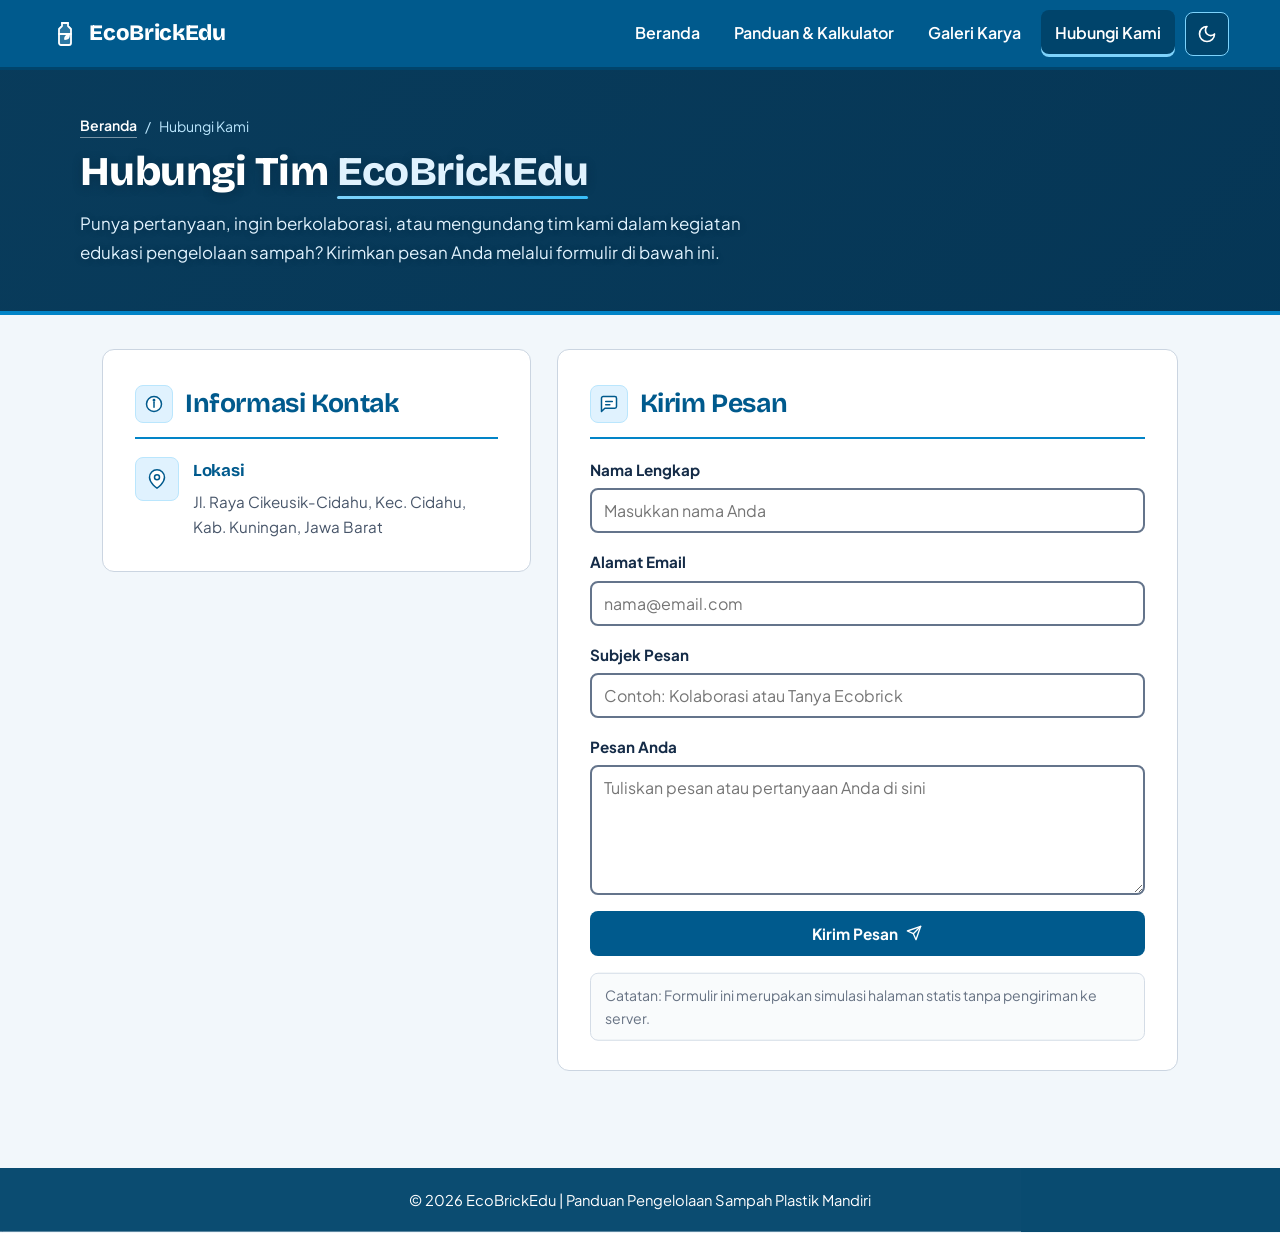
<file: contact.html>
<!DOCTYPE html>
<html lang="id">
<head>
    <meta charset="UTF-8">
    <meta name="viewport" content="width=device-width, initial-scale=1.0, viewport-fit=cover">
    <title>Hubungi Kami - EcoBrickEdu</title>
    <script>
        (function(){try{var d=document.documentElement;var t=localStorage.getItem('ecobrickedu-theme');if(t!=='dark'&&t!=='light'){t=window.matchMedia&&window.matchMedia('(prefers-color-scheme: dark)').matches?'dark':'light';}d.setAttribute('data-theme',t);if(!window.matchMedia||!window.matchMedia('(prefers-reduced-motion: reduce)').matches){d.classList.add('gsap-prep');}}catch(_){}})();
    </script>
    <link rel="stylesheet" href="assets/css/styles.css">
    <style>
        .contact-grid {
            display: grid;
            grid-template-columns: 1fr;
            gap: clamp(18px, 3vw, 26px);
            align-items: start;
        }

        .contact-info-list {
            display: flex;
            flex-direction: column;
            gap: 20px;
        }

        .info-item {
            display: flex;
            align-items: flex-start;
            gap: 14px;
        }

        .info-icon {
            background: var(--accent-soft);
            color: var(--text-accent);
            width: 44px;
            height: 44px;
            border-radius: var(--radius-md);
            display: flex;
            align-items: center;
            justify-content: center;
            flex-shrink: 0;
            border: 1px solid var(--accent-border);
            transition: transform 0.22s var(--ease-out), background-color 0.2s ease;
        }

        .info-item:hover .info-icon {
            transform: scale(1.06);
        }

        .info-text {
            min-width: 0;
        }

        .info-text h3 {
            margin-top: 0;
            font-size: 1.05rem;
            color: var(--text-accent);
            margin-bottom: 4px;
        }

        .info-text p {
            font-size: 0.95rem;
            color: var(--text-muted);
            overflow-wrap: anywhere;
        }

        .contact-form {
            display: flex;
            flex-direction: column;
            gap: 16px;
        }

        textarea.form-control {
            resize: vertical;
            min-height: 130px;
        }

        @media (max-width: 479px) {
            .info-item {
                gap: 12px;
            }

            .info-icon {
                width: 40px;
                height: 40px;
            }

            textarea.form-control {
                min-height: 112px;
            }
        }

        @media (min-width: 800px) {
            .contact-grid {
                grid-template-columns: minmax(260px, 1fr) 1.45fr;
            }
        }
    </style>
    <script src="assets/vendor/gsap.min.js" defer></script>
    <script src="assets/vendor/ScrollTrigger.min.js" defer></script>
    <script src="assets/js/nav.js" defer></script>
</head>
<body>
    <a href="#main-content" class="skip-link">Lewati ke konten utama</a>

    <header>
        <a href="beranda.html" class="logo">
            <svg class="icon icon-brand" viewBox="0 0 28 28" fill="none" stroke="currentColor" stroke-width="1.8" stroke-linecap="round" stroke-linejoin="round" aria-hidden="true">
                <path d="M11 3h6v3l3 3v14a2 2 0 0 1-2 2h-8a2 2 0 0 1-2-2V9l3-3V3z" fill="rgba(224,242,254,0.2)"></path>
                <path d="M11 3h6"></path>
                <path d="M8 14h12"></path>
                <path d="M14 19c2.5 0 4-1.8 4-4-2.2 0-4 1.5-4 4Z" fill="#e0f2fe"></path>
            </svg>
            <span>EcoBrickEdu</span>
        </a>

        <div class="header-controls">
            <nav id="nav-menu" aria-label="Navigasi utama">
                <ul>
                    <li><a href="index.html">Beranda</a></li>
                    <li><a href="about.html">Panduan &amp; Kalkulator</a></li>
                    <li><a href="galeri.html">Galeri Karya</a></li>
                    <li><a href="contact.html" aria-current="page">Hubungi Kami</a></li>
                </ul>
            </nav>

            <button type="button" class="theme-toggle" id="themeToggle" aria-label="Aktifkan mode gelap" aria-pressed="false" title="Ubah mode terang atau gelap">
                <svg class="icon icon-sun" viewBox="0 0 24 24" fill="none" stroke="currentColor" stroke-width="2" stroke-linecap="round" stroke-linejoin="round" aria-hidden="true">
                    <circle cx="12" cy="12" r="4"></circle>
                    <path d="M12 2v2"></path>
                    <path d="M12 20v2"></path>
                    <path d="m4.93 4.93 1.41 1.41"></path>
                    <path d="m17.66 17.66 1.41 1.41"></path>
                    <path d="M2 12h2"></path>
                    <path d="M20 12h2"></path>
                    <path d="m6.34 17.66-1.41 1.41"></path>
                    <path d="m19.07 4.93-1.41 1.41"></path>
                </svg>
                <svg class="icon icon-moon" viewBox="0 0 24 24" fill="none" stroke="currentColor" stroke-width="2" stroke-linecap="round" stroke-linejoin="round" aria-hidden="true">
                    <path d="M12 3a6 6 0 0 0 9 9 9 9 0 1 1-9-9Z"></path>
                </svg>
            </button>

            <button type="button" class="hamburger" id="hamburger" aria-expanded="false" aria-controls="nav-menu" aria-label="Buka menu navigasi">
                <span class="hamburger-bars" aria-hidden="true">
                    <span></span>
                    <span></span>
                    <span></span>
                </span>
            </button>
        </div>
    </header>

    <main id="main-content">
        <section class="hero hero-sub hero-compact" aria-labelledby="hero-title">
            <div class="hero-inner">
                <div>
                    <nav class="hero-breadcrumb" aria-label="Breadcrumb">
                        <a href="beranda.html">Beranda</a>
                        <span aria-hidden="true">/</span>
                        <span aria-current="page">Hubungi Kami</span>
                    </nav>
                    <h1 id="hero-title">
                        <span class="hero-line">Hubungi Tim</span>
                        <span class="hero-line hero-accent">EcoBrickEdu</span>
                    </h1>
                    <p>Punya pertanyaan, ingin berkolaborasi, atau mengundang tim kami dalam kegiatan edukasi pengelolaan sampah? Kirimkan pesan Anda melalui formulir di bawah ini.</p>
                </div>
            </div>
        </section>

        <div class="container">
            <div class="contact-grid">
                <section class="content-section" data-animated-content data-direction="horizontal" data-reverse="true" data-distance="30" data-scale="0.98" aria-labelledby="info-heading">
                    <h2 id="info-heading">
                        <span class="section-icon" aria-hidden="true">
                            <svg class="icon" viewBox="0 0 24 24" fill="none" stroke="currentColor" stroke-width="1.8" stroke-linecap="round" stroke-linejoin="round">
                                <circle cx="12" cy="12" r="9" fill="var(--bg-surface)"></circle>
                                <line x1="12" y1="10" x2="12" y2="16"></line>
                                <circle cx="12" cy="7.5" r="0.8" fill="currentColor"></circle>
                            </svg>
                        </span>
                        <span>Informasi Kontak</span>
                    </h2>

                    <div class="contact-info-list">
                        <div class="info-item" data-animated-content data-distance="18" data-delay="0.08">
                            <div class="info-icon" aria-hidden="true">
                                <svg class="icon" viewBox="0 0 24 24" fill="none" stroke="currentColor" stroke-width="1.8" stroke-linecap="round" stroke-linejoin="round">
                                    <path d="M21 10c0 7-9 13-9 13s-9-6-9-13a9 9 0 0 1 18 0z" fill="var(--bg-surface)"></path>
                                    <circle cx="12" cy="10" r="3"></circle>
                                </svg>
                            </div>
                            <div class="info-text">
                                <h3>Lokasi</h3>
                                <p>Jl. Raya Cikeusik-Cidahu, Kec. Cidahu, Kab. Kuningan, Jawa Barat</p>
                            </div>
                        </div>
                    </div>
                </section>

                <section class="content-section" data-animated-content data-direction="horizontal" data-distance="30" data-scale="0.98" data-delay="0.08" aria-labelledby="form-heading">
                    <h2 id="form-heading">
                        <span class="section-icon" aria-hidden="true">
                            <svg class="icon" viewBox="0 0 24 24" fill="none" stroke="currentColor" stroke-width="1.8" stroke-linecap="round" stroke-linejoin="round">
                                <path d="M21 15a2 2 0 0 1-2 2H7l-4 4V5a2 2 0 0 1 2-2h14a2 2 0 0 1 2 2z" fill="var(--bg-surface)"></path>
                                <path d="M8 9h8"></path>
                                <path d="M8 13h5"></path>
                            </svg>
                        </span>
                        <span>Kirim Pesan</span>
                    </h2>

                    <div class="form-error" id="contactError" role="alert" hidden></div>
                    <div class="form-success" id="successAlert" role="status" aria-live="polite" hidden></div>

                    <form id="contactForm" class="contact-form" data-animated-stagger data-stagger="0.06" novalidate>
                        <div class="form-group" data-animated-item>
                            <label for="name">Nama Lengkap</label>
                            <input type="text" id="name" name="name" autocomplete="name" class="form-control" placeholder="Masukkan nama Anda" required>
                        </div>

                        <div class="form-group" data-animated-item>
                            <label for="email">Alamat Email</label>
                            <input type="email" id="email" name="email" autocomplete="email" class="form-control" placeholder="nama@email.com" required>
                        </div>

                        <div class="form-group" data-animated-item>
                            <label for="subject">Subjek Pesan</label>
                            <input type="text" id="subject" name="subject" class="form-control" placeholder="Contoh: Kolaborasi atau Tanya Ecobrick" required>
                        </div>

                        <div class="form-group" data-animated-item>
                            <label for="message">Pesan Anda</label>
                            <textarea id="message" name="message" class="form-control" placeholder="Tuliskan pesan atau pertanyaan Anda di sini" required></textarea>
                        </div>

                        <button type="submit" class="btn btn-primary btn-full" data-animated-item data-magnet>
                            <span>Kirim Pesan</span>
                            <svg class="icon icon-sm" viewBox="0 0 24 24" fill="none" stroke="currentColor" stroke-width="2" stroke-linecap="round" stroke-linejoin="round" aria-hidden="true">
                                <line x1="22" y1="2" x2="11" y2="13"></line>
                                <polygon points="22 2 15 22 11 13 2 9 22 2"></polygon>
                            </svg>
                        </button>
                    </form>

                    <p class="notice-note" data-animated-content data-distance="16" data-delay="0.12">Catatan: Formulir ini merupakan simulasi halaman statis tanpa pengiriman ke server.</p>
                </section>
            </div>
        </div>
    </main>

    <footer data-animated-content data-distance="16">
        <p>&copy; 2026 EcoBrickEdu | Panduan Pengelolaan Sampah Plastik Mandiri</p>
    </footer>

    <script>
        document.addEventListener('DOMContentLoaded', () => {
            const contactForm = document.getElementById('contactForm');
            const nameInput = document.getElementById('name');
            const emailInput = document.getElementById('email');
            const subjectInput = document.getElementById('subject');
            const messageInput = document.getElementById('message');
            const contactError = document.getElementById('contactError');
            const successAlert = document.getElementById('successAlert');
            if (
                !(contactForm instanceof HTMLFormElement) ||
                !(nameInput instanceof HTMLInputElement) ||
                !(emailInput instanceof HTMLInputElement) ||
                !(subjectInput instanceof HTMLInputElement) ||
                !(messageInput instanceof HTMLTextAreaElement) ||
                !contactError ||
                !successAlert
            ) {
                return;
            }
            /** @type {Array<HTMLInputElement | HTMLTextAreaElement>} */
            const fields = [nameInput, emailInput, subjectInput, messageInput];

            const clearMessages = () => {
                contactError.hidden = true;
                contactError.textContent = '';
                successAlert.hidden = true;
                successAlert.textContent = '';
                fields.forEach(field => field.removeAttribute('aria-invalid'));
            };

            fields.forEach(field => {
                field.addEventListener('input', () => {
                    if (field.hasAttribute('aria-invalid')) {
                        field.removeAttribute('aria-invalid');
                    }
                    if (!successAlert.hidden) {
                        successAlert.hidden = true;
                        successAlert.textContent = '';
                    }
                });
            });

            contactForm.addEventListener('submit', (e) => {
                e.preventDefault();
                clearMessages();

                const nameVal = nameInput.value.trim();
                const emailVal = emailInput.value.trim();
                const subjectVal = subjectInput.value.trim();
                const messageVal = messageInput.value.trim();
                const emailValid = /^[^\s@]+@[^\s@]+\.[^\s@]+$/.test(emailVal);

                /** @type {Array<HTMLInputElement | HTMLTextAreaElement>} */
                const invalidFields = [];
                if (!nameVal) invalidFields.push(nameInput);
                if (!emailVal || !emailValid) invalidFields.push(emailInput);
                if (!subjectVal) invalidFields.push(subjectInput);
                if (!messageVal) invalidFields.push(messageInput);

                const prefersReducedMotion = window.matchMedia && window.matchMedia('(prefers-reduced-motion: reduce)').matches;
                const gsapGlobal = /** @type {any} */ (window).gsap;

                if (invalidFields.length > 0) {
                    contactError.textContent = !emailValid && emailVal
                        ? 'Harap masukkan alamat email yang valid.'
                        : 'Harap lengkapi seluruh kolom formulir sebelum mengirim pesan.';
                    contactError.hidden = false;
                    if (!prefersReducedMotion && gsapGlobal) {
                        gsapGlobal.fromTo(contactError, { y: -8, opacity: 0 }, { y: 0, opacity: 1, duration: 0.28, ease: 'power2.out', clearProps: 'transform,opacity', overwrite: 'auto' });
                    }
                    invalidFields.forEach(field => field.setAttribute('aria-invalid', 'true'));
                    invalidFields[0].focus();
                    return;
                }

                successAlert.textContent = `Simulasi pengiriman berhasil: pesan dari ${nameVal} tercatat di halaman ini.`;
                successAlert.hidden = false;
                if (!prefersReducedMotion && gsapGlobal) {
                    gsapGlobal.fromTo(successAlert, { y: -8, opacity: 0 }, { y: 0, opacity: 1, duration: 0.28, ease: 'power2.out', clearProps: 'transform,opacity', overwrite: 'auto' });
                }
                contactForm.reset();
            });
        });
    </script>
</body>
</html>
</file>
<file: assets/css/styles.css>
@font-face {
    font-family: 'Bricolage Grotesque';
    src: url('../fonts/bricolage-grotesque-700.woff2') format('woff2');
    font-weight: 700;
    font-style: normal;
    font-display: swap;
}

@font-face {
    font-family: 'Bricolage Grotesque';
    src: url('../fonts/bricolage-grotesque-800.woff2') format('woff2');
    font-weight: 800;
    font-style: normal;
    font-display: swap;
}

@font-face {
    font-family: 'Plus Jakarta Sans';
    src: url('../fonts/plus-jakarta-sans-400.woff2') format('woff2');
    font-weight: 400;
    font-style: normal;
    font-display: swap;
}

@font-face {
    font-family: 'Plus Jakarta Sans';
    src: url('../fonts/plus-jakarta-sans-600.woff2') format('woff2');
    font-weight: 600;
    font-style: normal;
    font-display: swap;
}

@font-face {
    font-family: 'Plus Jakarta Sans';
    src: url('../fonts/plus-jakarta-sans-700.woff2') format('woff2');
    font-weight: 700;
    font-style: normal;
    font-display: swap;
}

*, *::before, *::after {
    margin: 0;
    padding: 0;
    box-sizing: border-box;
}

:root {
    color-scheme: light;
    --font-display: 'Bricolage Grotesque', 'Segoe UI', system-ui, sans-serif;
    --font-body: 'Plus Jakarta Sans', 'Segoe UI', system-ui, sans-serif;
    --primary: #005a8d;
    --primary-dark: #00446b;
    --header-bg: #005a8d;
    --header-border: #00446b;
    --footer-bg: #00446b;
    --hero-bg: #0b4f75;
    --accent: #0284c7;
    --accent-soft: #e0f2fe;
    --accent-border: #bae6fd;
    --bg-page: #f2f7fb;
    --bg-surface: #ffffff;
    --bg-subtle: #f8fafc;
    --text-main: #142b47;
    --text-muted: #475569;
    --text-accent: #005a8d;
    --text-accent-strong: #00446b;
    --border-subtle: #cbd5e1;
    --border-control: #64748b;
    --success-bg: #dcfce7;
    --success-text: #065f46;
    --success-border: #16a34a;
    --warning-bg: #fef3c7;
    --warning-text: #78350f;
    --warning-border: #d97706;
    --danger-bg: #fee2e2;
    --danger-text: #991b1b;
    --danger-border: #dc2626;
    --invalid-bg: #fff5f5;
    --slice-0: #005a8d;
    --slice-1: #0284c7;
    --slice-2: #38bdf8;
    --slice-3: #94a3b8;
    --radius-sm: 6px;
    --radius-md: 8px;
    --radius-lg: 12px;
    --ease-out: cubic-bezier(0.22, 1, 0.36, 1);
}

[data-theme="dark"] {
    color-scheme: dark;
    --header-bg: #083350;
    --header-border: #052236;
    --footer-bg: #082940;
    --accent-soft: #14334d;
    --accent-border: #1e4d73;
    --bg-page: #0b1623;
    --bg-surface: #112032;
    --bg-subtle: #172a40;
    --text-main: #e2ecf6;
    --text-muted: #a6bad0;
    --text-accent: #7dd3fc;
    --text-accent-strong: #bae6fd;
    --border-subtle: #243b55;
    --border-control: #4e6b8a;
    --success-bg: #0f2f23;
    --success-text: #86efac;
    --success-border: #22c55e;
    --warning-bg: #2e200a;
    --warning-text: #fde68a;
    --warning-border: #f59e0b;
    --danger-bg: #321216;
    --danger-text: #fecaca;
    --danger-border: #f87171;
    --invalid-bg: #2c1419;
    --slice-0: #0ea5e9;
    --slice-1: #38bdf8;
    --slice-2: #7dd3fc;
    --slice-3: #94a3b8;
}

html {
    scroll-behavior: smooth;
}

body {
    background-color: var(--bg-page);
    color: var(--text-main);
    font-family: var(--font-body);
    line-height: 1.65;
    overflow-x: hidden;
    min-height: 100vh;
    min-height: 100dvh;
    display: flex;
    flex-direction: column;
    -webkit-font-smoothing: antialiased;
}

h1, h2, h3, h4, .logo {
    font-family: var(--font-display);
    letter-spacing: -0.015em;
}

main {
    flex: 1 0 auto;
    overflow-x: clip;
}

main p,
main li,
main a {
    overflow-wrap: break-word;
    word-wrap: break-word;
}

/* Pointer affordance set once in base layer for all enabled interactive controls. */
a[href],
button:not(:disabled),
select:not(:disabled),
label[for] {
    cursor: pointer;
}

button:disabled,
select:disabled,
input:disabled,
textarea:disabled {
    cursor: not-allowed;
    opacity: 0.65;
}

:focus-visible {
    outline: 3px solid var(--text-accent);
    outline-offset: 2px;
}

.sr-only {
    position: absolute;
    width: 1px;
    height: 1px;
    padding: 0;
    margin: -1px;
    overflow: hidden;
    clip: rect(0, 0, 0, 0);
    white-space: nowrap;
    border: 0;
}

.skip-link {
    position: absolute;
    left: 16px;
    top: -100px;
    z-index: 2000;
    background: var(--bg-surface);
    color: var(--text-accent-strong);
    font-weight: 700;
    padding: 12px 18px;
    border-radius: var(--radius-md);
    border: 2px solid var(--text-accent-strong);
    text-decoration: none;
}

.skip-link:focus {
    top: 12px;
}

.icon {
    width: 20px;
    height: 20px;
    flex-shrink: 0;
    display: inline-block;
    vertical-align: middle;
}

.icon-sm {
    width: 16px;
    height: 16px;
}

.icon-lg {
    width: 26px;
    height: 26px;
}

.icon-brand {
    width: 28px;
    height: 28px;
}

.section-icon {
    width: 38px;
    height: 38px;
    border-radius: var(--radius-md);
    background-color: var(--accent-soft);
    border: 1px solid var(--accent-border);
    color: var(--text-accent);
    display: inline-flex;
    align-items: center;
    justify-content: center;
    flex-shrink: 0;
    transition: transform 0.24s var(--ease-out), background-color 0.2s ease;
}

.content-section:hover .section-icon {
    transform: scale(1.06);
}

/* Header & Navigation */
header {
    background-color: var(--header-bg);
    color: #ffffff;
    padding: 0.65rem max(4%, env(safe-area-inset-left)) 0.65rem max(4%, env(safe-area-inset-right));
    padding-top: max(0.65rem, env(safe-area-inset-top));
    position: sticky;
    top: 0;
    z-index: 1000;
    border-bottom: 3px solid var(--header-border);
    display: flex;
    justify-content: space-between;
    align-items: center;
    gap: 0.75rem;
    transition: background-color 0.25s ease, border-color 0.25s ease, box-shadow 0.25s ease;
}

header.is-scrolled {
    box-shadow: 0 8px 22px rgba(8, 34, 54, 0.22);
}

header :focus-visible {
    outline: 3px solid #ffffff;
    outline-offset: 2px;
}

.logo {
    font-size: 1.38rem;
    font-weight: 800;
    color: #ffffff;
    text-decoration: none;
    display: inline-flex;
    align-items: center;
    gap: 10px;
    min-height: 44px;
    transition: opacity 0.2s ease, transform 0.2s var(--ease-out);
}

.logo:hover {
    opacity: 0.92;
}

.header-controls {
    display: inline-flex;
    align-items: center;
    gap: 8px;
}

.theme-toggle {
    display: inline-flex;
    align-items: center;
    justify-content: center;
    min-width: 44px;
    min-height: 44px;
    padding: 0;
    background: var(--header-border);
    color: #ffffff;
    border: 1px solid #7dd3fc;
    border-radius: var(--radius-md);
    transition: background-color 0.2s ease, transform 0.2s var(--ease-out);
}

.theme-toggle:hover {
    background: #003554;
    transform: translateY(-1px);
}

.theme-toggle:active {
    transform: scale(0.96);
}

.theme-toggle .icon-sun {
    display: none;
}

[data-theme="dark"] .theme-toggle .icon-sun {
    display: inline-block;
    animation: iconSpinIn 0.32s var(--ease-out) both;
}

[data-theme="dark"] .theme-toggle .icon-moon {
    display: none;
}

:root:not([data-theme="dark"]) .theme-toggle .icon-moon {
    animation: iconSpinIn 0.32s var(--ease-out) both;
}

.hamburger {
    display: inline-flex;
    align-items: center;
    justify-content: center;
    width: 44px;
    min-width: 44px;
    min-height: 44px;
    padding: 0;
    background: var(--header-border);
    color: #ffffff;
    border: 1px solid #7dd3fc;
    border-radius: var(--radius-md);
    transition: background-color 0.2s ease, transform 0.2s var(--ease-out);
}

.hamburger:hover {
    background: #003554;
}

.hamburger:active {
    transform: scale(0.96);
}

.hamburger-bars {
    display: inline-flex;
    flex-direction: column;
    justify-content: space-between;
    width: 18px;
    height: 14px;
}

.hamburger-bars span {
    display: block;
    width: 100%;
    height: 2px;
    background: #ffffff;
    border-radius: 2px;
    transition: transform 0.22s var(--ease-out), opacity 0.18s ease;
}

.hamburger.active .hamburger-bars span:nth-child(1) {
    transform: translateY(6px) rotate(45deg);
}

.hamburger.active .hamburger-bars span:nth-child(2) {
    opacity: 0;
}

.hamburger.active .hamburger-bars span:nth-child(3) {
    transform: translateY(-6px) rotate(-45deg);
}

header nav {
    position: absolute;
    top: 100%;
    right: max(4%, env(safe-area-inset-right));
    left: max(4%, env(safe-area-inset-left));
    max-height: calc(100dvh - 100% - 12px);
    background-color: var(--header-border);
    border: 1px solid #7dd3fc;
    border-radius: 0 0 var(--radius-lg) var(--radius-lg);
    box-shadow: 0 12px 24px rgba(11, 79, 117, 0.22);
    display: none;
    overflow-y: auto;
    overscroll-behavior: contain;
}

header nav.active {
    display: block;
    animation: menuReveal 0.22s var(--ease-out) both;
}

header nav ul {
    display: flex;
    flex-direction: column;
    list-style: none;
}

header nav li {
    border-top: 1px solid rgba(255, 255, 255, 0.18);
}

header nav li:first-child {
    border-top: none;
}

header nav a {
    color: #ffffff;
    text-decoration: none;
    font-weight: 600;
    display: flex;
    align-items: center;
    min-height: 44px;
    padding: 12px 18px;
    transition: background-color 0.2s ease;
}

header nav a:hover,
header nav a:active {
    background-color: var(--header-bg);
}

header nav a[aria-current="page"] {
    background-color: #003554;
    border-left: 4px solid #7dd3fc;
}

/* Hero */
.hero {
    background:
        linear-gradient(135deg, rgba(8, 54, 84, 0.78), rgba(4, 48, 78, 0.80)),
        url('https://images.unsplash.com/photo-1542601906990-b4d3fb778b09?auto=format&fit=crop&w=1350&q=80') center/cover no-repeat;
    background-color: var(--hero-bg);
    color: #ffffff;
    min-height: clamp(340px, 52svh, 500px);
    padding: clamp(52px, 8vw, 96px) clamp(16px, 4vw, 32px);
    display: flex;
    flex-direction: column;
    justify-content: center;
    align-items: center;
    text-align: center;
    border-bottom: 4px solid var(--accent);
}

.hero-home {
    min-height: clamp(420px, calc(100svh - 72px), 780px);
    padding: clamp(52px, 8vw, 110px) max(16px, env(safe-area-inset-left)) clamp(52px, 8vw, 110px) max(16px, env(safe-area-inset-right));
}

.hero-content {
    width: 100%;
    max-width: 820px;
    margin: 0 auto;
}

html.gsap-prep .hero-breadcrumb,
html.gsap-prep .hero-line,
html.gsap-prep .hero p,
html.gsap-prep .hero-actions,
html.gsap-prep .hero-metric-card,
html.gsap-active .hero-breadcrumb,
html.gsap-active .hero-line,
html.gsap-active .hero p,
html.gsap-active .hero-actions,
html.gsap-active .hero-metrics {
    animation: none;
}

html.gsap-prep .hero-breadcrumb,
html.gsap-prep .hero-line,
html.gsap-prep .hero p,
html.gsap-prep .hero-actions,
html.gsap-prep .hero-metric-card,
html.gsap-prep [data-gsap],
html.gsap-prep [data-animated-content],
html.gsap-prep [data-animated-item] {
    opacity: 0;
}

.split-word,
.sr-word {
    display: inline-block;
}

@media (hover: hover) and (pointer: fine) {
    [data-spotlight] {
        position: relative;
        overflow: hidden;
    }

    [data-spotlight]::after {
        content: "";
        position: absolute;
        inset: 0;
        pointer-events: none;
        background: radial-gradient(
            260px circle at var(--spot-x, 50%) var(--spot-y, 50%),
            rgba(2, 132, 199, 0.12),
            transparent 70%
        );
        opacity: var(--spot-opacity, 0);
        transition: opacity 0.25s ease;
        z-index: 2;
    }

    [data-theme="dark"] [data-spotlight]::after {
        background: radial-gradient(
            260px circle at var(--spot-x, 50%) var(--spot-y, 50%),
            rgba(125, 211, 252, 0.16),
            transparent 70%
        );
    }

    .hero-metric-card[data-spotlight]::after {
        background: radial-gradient(
            200px circle at var(--spot-x, 50%) var(--spot-y, 50%),
            rgba(186, 230, 253, 0.22),
            transparent 70%
        );
    }
}

html.gsap-prep .hero-accent::after,
html.gsap-active .hero-accent::after {
    animation: none;
    transform: scaleX(var(--accent-scale, 0));
}

.hero-sub {
    min-height: clamp(230px, 32svh, 315px);
    padding: clamp(32px, 5.5vw, 54px) max(16px, env(safe-area-inset-left)) clamp(32px, 5.5vw, 54px) max(16px, env(safe-area-inset-right));
    align-items: stretch;
    text-align: left;
}

.hero-compact {
    min-height: clamp(200px, 26svh, 255px);
    padding: clamp(28px, 4.5vw, 44px) max(16px, env(safe-area-inset-left)) clamp(28px, 4.5vw, 44px) max(16px, env(safe-area-inset-right));
}

.hero-inner {
    width: 100%;
    max-width: 1120px;
    margin: 0 auto;
    display: grid;
    grid-template-columns: 1fr;
    gap: 20px;
    align-items: center;
}

.hero-breadcrumb {
    display: flex;
    align-items: center;
    flex-wrap: wrap;
    gap: 8px;
    margin-bottom: 10px;
    font-size: 0.88rem;
    color: #bae6fd;
    animation: fadeSlideUp 0.45s var(--ease-out) both;
}

.hero-breadcrumb a {
    color: #ffffff;
    text-decoration: none;
    font-weight: 600;
    border-bottom: 1px solid rgba(255, 255, 255, 0.45);
    transition: border-color 0.2s ease, color 0.2s ease;
}

.hero-breadcrumb a:hover {
    color: #7dd3fc;
    border-color: #7dd3fc;
}

.hero h1 {
    max-width: 820px;
    font-size: clamp(1.85rem, 4.4vw, 3.05rem);
    margin-bottom: 16px;
    font-weight: 800;
    line-height: 1.18;
    text-shadow: 0 2px 10px rgba(8, 34, 54, 0.45);
}

.hero-home h1 {
    font-size: clamp(1.7rem, 6.2vw, 3.45rem);
}

.hero-sub h1 {
    font-size: clamp(1.48rem, 5vw, 2.55rem);
    margin-bottom: 12px;
}

.hero-line {
    display: inline-block;
    animation: heroLineReveal 0.65s var(--ease-out) both;
}

.hero-line:nth-child(2) {
    animation-delay: 110ms;
}

.hero-accent {
    position: relative;
    color: #e0f2fe;
}

.hero-accent::after {
    content: "";
    position: absolute;
    left: 0;
    right: 0;
    bottom: -2px;
    height: 3px;
    border-radius: 2px;
    background: linear-gradient(90deg, #7dd3fc, #38bdf8);
    transform: scaleX(0);
    transform-origin: left;
    animation: accentDraw 0.6s var(--ease-out) 420ms both;
}

.hero p {
    max-width: 720px;
    margin: 0 auto 28px;
    font-size: clamp(1rem, 1.65vw, 1.16rem);
    color: #e0f2fe;
    line-height: 1.72;
    text-shadow: 0 1px 6px rgba(8, 34, 54, 0.4);
    animation: fadeSlideUp 0.6s var(--ease-out) 200ms both;
}

.hero-sub p {
    margin: 0 0 18px;
    font-size: clamp(0.96rem, 1.4vw, 1.06rem);
}

.hero-sub p:last-child {
    margin-bottom: 0;
}

.hero-actions {
    display: flex;
    gap: 14px;
    justify-content: center;
    flex-wrap: wrap;
    animation: fadeSlideUp 0.6s var(--ease-out) 300ms both;
}

.hero-sub .hero-actions {
    justify-content: flex-start;
}

.hero-metrics {
    display: grid;
    grid-template-columns: repeat(2, minmax(0, 1fr));
    gap: 12px;
    animation: fadeSlideUp 0.6s var(--ease-out) 260ms both;
}

.hero-metric-card {
    background: rgba(8, 34, 54, 0.62);
    border: 1px solid rgba(186, 230, 253, 0.35);
    border-radius: var(--radius-md);
    padding: clamp(10px, 2.4vw, 14px) clamp(12px, 2.8vw, 16px);
}

.hero-metric-card strong {
    display: block;
    font-family: var(--font-display);
    font-size: clamp(1.05rem, 2.8vw, 1.25rem);
    font-variant-numeric: tabular-nums;
    color: #ffffff;
}

.hero-metric-card span {
    display: block;
    font-size: 0.84rem;
    color: #bae6fd;
    margin-top: 2px;
}

/* Buttons */
.btn {
    display: inline-flex;
    align-items: center;
    justify-content: center;
    gap: 8px;
    min-height: 44px;
    padding: 11px 22px;
    border-radius: var(--radius-md);
    text-decoration: none;
    font-family: var(--font-body);
    font-size: 0.96rem;
    font-weight: 700;
    border: 2px solid transparent;
    transition: background-color 0.2s ease, color 0.2s ease, border-color 0.2s ease, transform 0.18s var(--ease-out);
}

.btn .icon {
    transition: transform 0.2s var(--ease-out);
}

.btn:hover .icon {
    transform: translateX(3px);
}

.btn:active {
    transform: translateY(0) scale(0.99);
}

.btn-hero {
    background-color: #ffffff;
    color: var(--primary-dark);
}

.btn-hero:hover {
    background-color: #e0f2fe;
    transform: translateY(-2px);
}

.btn-hero-outline {
    background-color: rgba(8, 54, 84, 0.42);
    color: #ffffff;
    border-color: #ffffff;
}

.btn-hero-outline:hover {
    background-color: #ffffff;
    color: var(--primary-dark);
    transform: translateY(-2px);
}

.btn-primary {
    background-color: var(--primary);
    color: #ffffff;
}

.btn-primary:hover {
    background-color: var(--primary-dark);
    transform: translateY(-1px);
}

.btn-primary:active {
    background-color: #003554;
}

.btn-secondary {
    background-color: var(--bg-surface);
    color: var(--text-accent-strong);
    border-color: var(--text-accent);
}

.btn-secondary:hover {
    background-color: var(--accent-soft);
    transform: translateY(-1px);
}

.btn-full {
    width: 100%;
}

/* Layout & Sections */
.container {
    width: 100%;
    max-width: 1120px;
    margin: clamp(18px, 3vw, 34px) auto;
    padding: 0 max(14px, env(safe-area-inset-left)) 0 max(14px, env(safe-area-inset-right));
}

.content-section {
    background: var(--bg-surface);
    padding: clamp(18px, 3.2vw, 32px);
    border-radius: var(--radius-lg);
    border: 1px solid var(--border-subtle);
    margin-bottom: clamp(18px, 2.6vw, 26px);
    scroll-margin-top: 84px;
    transition: background-color 0.25s ease, border-color 0.25s ease;
}

.content-section h2 {
    color: var(--text-accent);
    border-bottom: 2px solid var(--accent);
    padding-bottom: 12px;
    margin-bottom: 18px;
    font-size: clamp(1.3rem, 2.5vw, 1.65rem);
    display: flex;
    align-items: center;
    gap: 12px;
}

.content-section h3 {
    color: var(--text-accent-strong);
    margin-top: 20px;
    margin-bottom: 10px;
    font-size: 1.15rem;
}

.lead-copy + .lead-copy {
    margin-top: 12px;
}

/* Badges & Alerts */
.badge {
    display: inline-block;
    padding: 4px 10px;
    border-radius: var(--radius-sm);
    font-size: 0.85rem;
    font-weight: 700;
    border: 1px solid transparent;
}

.badge-success {
    background-color: var(--success-bg);
    color: var(--success-text);
    border-color: var(--success-border);
}

.badge-warning {
    background-color: var(--warning-bg);
    color: var(--warning-text);
    border-color: var(--warning-border);
}

.badge-danger {
    background-color: var(--danger-bg);
    color: var(--danger-text);
    border-color: var(--danger-border);
}

.form-error,
.form-success,
.calc-result:not([hidden]) {
    animation: fadeSlideUp 0.28s var(--ease-out) both;
}

html.gsap-active .form-error,
html.gsap-active .form-success {
    animation: none;
}

.form-error {
    margin-top: 16px;
    margin-bottom: 16px;
    padding: 12px 16px;
    background-color: var(--danger-bg);
    color: var(--danger-text);
    border: 1px solid var(--danger-border);
    border-left: 5px solid var(--danger-border);
    border-radius: var(--radius-md);
    font-weight: 600;
    font-size: 0.95rem;
}

.form-success {
    margin-bottom: 16px;
    padding: 12px 16px;
    background-color: var(--success-bg);
    color: var(--success-text);
    border: 1px solid var(--success-border);
    border-left: 5px solid var(--success-border);
    border-radius: var(--radius-md);
    font-weight: 600;
    font-size: 0.95rem;
}

.notice-note {
    margin-top: 14px;
    padding: 10px 14px;
    background: var(--bg-subtle);
    border: 1px solid var(--border-subtle);
    border-radius: var(--radius-md);
    font-size: 0.88rem;
    color: var(--text-muted);
}

/* Form Controls */
.form-group {
    display: flex;
    flex-direction: column;
    gap: 6px;
    min-width: 0;
}

.form-group label {
    font-weight: 700;
    color: var(--text-main);
    font-size: 0.95rem;
}

.form-control,
.form-group input,
.form-group select,
.form-group textarea {
    width: 100%;
    min-height: 44px;
    padding: 10px 12px;
    border: 2px solid var(--border-control);
    border-radius: var(--radius-md);
    font-size: 1rem;
    font-family: var(--font-body);
    color: var(--text-main);
    background: var(--bg-surface);
    transition: border-color 0.2s ease, background-color 0.2s ease;
}

.form-control:focus,
.form-group input:focus,
.form-group select:focus,
.form-group textarea:focus {
    border-color: var(--text-accent);
}

.form-control[aria-invalid="true"],
.form-group input[aria-invalid="true"],
.form-group textarea[aria-invalid="true"] {
    border-color: var(--danger-border);
    background-color: var(--invalid-bg);
}

.field-hint {
    font-size: 0.85rem;
    color: var(--text-muted);
}

/* Footer */
body > footer {
    background: var(--footer-bg);
    color: #ffffff;
    text-align: center;
    padding: 20px max(16px, env(safe-area-inset-left)) max(20px, env(safe-area-inset-bottom)) max(16px, env(safe-area-inset-right));
    margin-top: 36px;
    font-weight: 500;
    font-size: 0.92rem;
}

.citation {
    margin-top: 20px;
    padding: 14px 16px;
    background: var(--bg-subtle);
    border: 1px solid var(--border-subtle);
    border-radius: var(--radius-md);
    font-size: 0.9rem;
    color: var(--text-muted);
    line-height: 1.6;
}

.citation a {
    color: var(--text-accent-strong);
    text-decoration: underline;
    overflow-wrap: anywhere;
}

.citation a:hover {
    color: var(--text-accent);
}

body.modal-open {
    overflow: hidden;
}

@keyframes fadeSlideUp {
    from {
        opacity: 0;
        transform: translateY(16px);
    }
    to {
        opacity: 1;
        transform: translateY(0);
    }
}

@keyframes heroLineReveal {
    from {
        opacity: 0;
        transform: translateY(18px);
        clip-path: inset(0 0 100% 0);
    }
    to {
        opacity: 1;
        transform: translateY(0);
        clip-path: inset(0 0 -12% 0);
    }
}

@keyframes accentDraw {
    from {
        transform: scaleX(0);
    }
    to {
        transform: scaleX(1);
    }
}

@keyframes iconSpinIn {
    from {
        opacity: 0;
        transform: rotate(-35deg) scale(0.8);
    }
    to {
        opacity: 1;
        transform: rotate(0) scale(1);
    }
}

@keyframes menuReveal {
    from {
        opacity: 0;
        transform: translateY(-6px);
    }
    to {
        opacity: 1;
        transform: translateY(0);
    }
}

@media (max-width: 359px) {
    header {
        padding-inline: 12px;
        gap: 0.5rem;
    }

    .header-controls {
        gap: 6px;
    }

    .hero-metrics {
        grid-template-columns: 1fr;
    }

    .content-section {
        padding: 16px 14px;
    }
}

@media (max-width: 479px) {
    .logo {
        font-size: 1.18rem;
        gap: 8px;
    }

    .hero-actions {
        flex-direction: column;
        align-items: center;
    }

    .hero-actions .btn {
        width: 100%;
        max-width: 340px;
    }
}

@media (min-width: 540px) and (max-width: 899px) {
    header nav {
        left: auto;
        right: max(4%, env(safe-area-inset-right));
        width: min(300px, calc(100vw - 32px));
    }
}

@media (min-width: 640px) {
    .container {
        padding: 0 22px;
    }

    .hero-sub {
        padding-inline: 22px;
    }
}

@media (min-width: 820px) {
    .hero-inner-split {
        grid-template-columns: 1.35fr 0.85fr;
        gap: 32px;
    }
}

@media (max-height: 480px) {
    header {
        position: relative;
        padding-block: 0.45rem;
    }

    .hero,
    .hero-home,
    .hero-sub,
    .hero-compact {
        min-height: auto;
        padding: 28px 16px;
    }

    .content-section {
        scroll-margin-top: 16px;
    }
}

@media (min-width: 900px) {
    .hamburger {
        display: none;
    }

    .header-controls {
        gap: 10px;
    }

    header nav {
        position: static;
        display: block;
        background: transparent;
        border: none;
        border-radius: 0;
        box-shadow: none;
        width: auto;
        max-height: none;
        overflow: visible;
    }

    header nav.active {
        animation: none;
    }

    header nav ul {
        flex-direction: row;
        align-items: center;
        gap: 6px;
    }

    header nav li {
        border-top: none;
    }

    header nav a {
        padding: 10px 14px;
        border-radius: var(--radius-md);
        white-space: nowrap;
    }

    header nav a:hover,
    header nav a:active {
        background-color: var(--header-border);
    }

    header nav a[aria-current="page"] {
        background-color: var(--header-border);
        border-left: none;
        box-shadow: inset 0 -3px 0 #7dd3fc;
    }

    .content-section {
        padding: 32px;
    }
}

@media (prefers-reduced-motion: reduce) {
    html {
        scroll-behavior: auto;
    }

    *, *::before, *::after {
        transition-duration: 0.01ms !important;
        animation-duration: 0.01ms !important;
        animation-delay: 0ms !important;
    }
}
</file>
